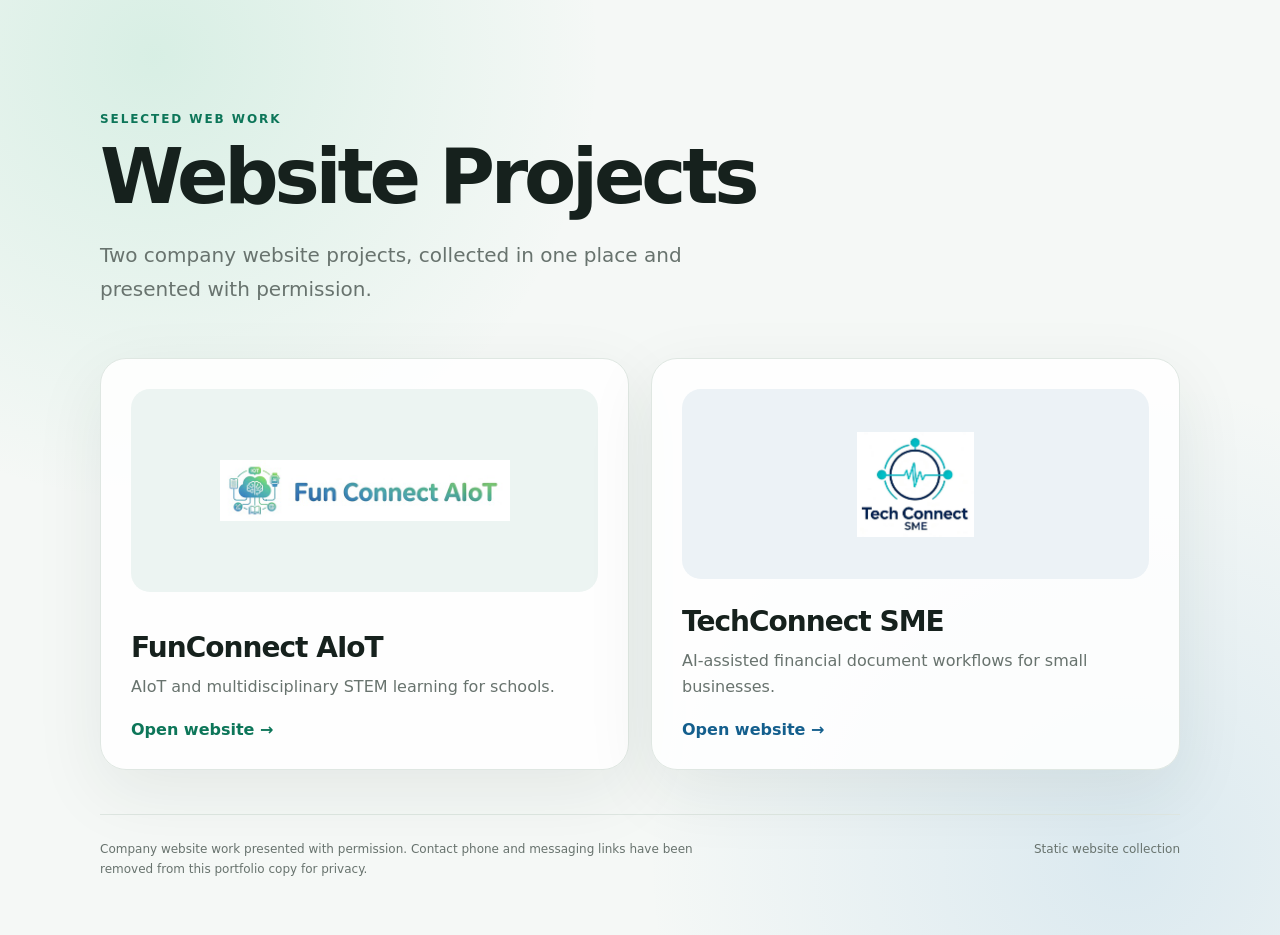
<file: index.html>
<!doctype html>
<html lang="en">
<head>
  <meta charset="utf-8" />
  <meta name="viewport" content="width=device-width, initial-scale=1" />
  <meta name="description" content="A simple collection of two website projects: FunConnect AIoT and TechConnect SME." />
  <title>Website Projects</title>
  <style>
    :root {
      color-scheme: light;
      --ink: #16211d;
      --muted: #68736e;
      --line: #dfe7e2;
      --surface: rgba(255, 255, 255, .88);
      --green: #0d7659;
      --blue: #145f8d;
    }

    * { box-sizing: border-box; }

    body {
      margin: 0;
      min-height: 100vh;
      background:
        radial-gradient(circle at 12% 6%, rgba(65, 190, 136, .16), transparent 28rem),
        radial-gradient(circle at 88% 92%, rgba(61, 143, 200, .14), transparent 30rem),
        #f5f8f6;
      color: var(--ink);
      font-family: Inter, ui-sans-serif, system-ui, -apple-system, BlinkMacSystemFont, "Segoe UI", sans-serif;
    }

    main {
      width: min(1080px, calc(100% - 40px));
      margin: 0 auto;
      padding: clamp(64px, 10vw, 112px) 0 56px;
    }

    .eyebrow {
      margin: 0 0 14px;
      color: var(--green);
      font-size: 12px;
      font-weight: 800;
      letter-spacing: .16em;
      text-transform: uppercase;
    }

    h1 {
      max-width: 760px;
      margin: 0;
      font-size: clamp(42px, 7vw, 76px);
      line-height: .98;
      letter-spacing: -.055em;
    }

    .intro {
      max-width: 650px;
      margin: 24px 0 0;
      color: var(--muted);
      font-size: clamp(17px, 2vw, 20px);
      line-height: 1.7;
    }

    .projects {
      display: grid;
      grid-template-columns: repeat(2, minmax(0, 1fr));
      gap: 22px;
      margin-top: 52px;
    }

    .project {
      position: relative;
      display: grid;
      min-height: 390px;
      padding: 30px;
      overflow: hidden;
      border: 1px solid var(--line);
      border-radius: 26px;
      background: var(--surface);
      color: inherit;
      text-decoration: none;
      box-shadow: 0 22px 70px rgba(26, 50, 40, .08);
      transition: transform .22s ease, box-shadow .22s ease, border-color .22s ease;
    }

    .project:hover,
    .project:focus-visible {
      transform: translateY(-5px);
      border-color: color-mix(in srgb, var(--accent), white 55%);
      box-shadow: 0 28px 80px rgba(26, 50, 40, .14);
      outline: none;
    }

    .logo-wrap {
      display: grid;
      place-items: center;
      min-height: 190px;
      padding: 28px;
      border-radius: 19px;
      background: color-mix(in srgb, var(--accent), white 92%);
    }

    .logo-wrap img {
      display: block;
      max-width: min(100%, 290px);
      max-height: 105px;
      object-fit: contain;
    }

    .project-copy { align-self: end; padding-top: 26px; }
    .project h2 { margin: 0; font-size: 28px; letter-spacing: -.035em; }
    .project p { margin: 10px 0 0; color: var(--muted); line-height: 1.6; }
    .open { display: inline-block; margin-top: 20px; color: var(--accent); font-weight: 800; }
    .fun { --accent: var(--green); }
    .tech { --accent: var(--blue); }

    footer {
      display: flex;
      justify-content: space-between;
      gap: 28px;
      margin-top: 44px;
      padding-top: 24px;
      border-top: 1px solid var(--line);
      color: var(--muted);
      font-size: 12px;
      line-height: 1.7;
    }

    footer p { max-width: 620px; margin: 0; }

    @media (max-width: 760px) {
      main { width: min(100% - 28px, 1080px); padding-top: 52px; }
      .projects { grid-template-columns: 1fr; margin-top: 38px; }
      .project { min-height: 350px; padding: 22px; }
      footer { flex-direction: column; }
    }
  </style>
</head>
<body>
  <main>
    <p class="eyebrow">Selected web work</p>
    <h1>Website Projects</h1>
    <p class="intro">Two company website projects, collected in one place and presented with permission.</p>

    <section class="projects" aria-label="Website projects">
      <a class="project fun" href="./funconnect/">
        <div class="logo-wrap"><img src="./funconnect/assets/funconnect-logo-en.jpeg" alt="FunConnect AIoT" /></div>
        <div class="project-copy">
          <h2>FunConnect AIoT</h2>
          <p>AIoT and multidisciplinary STEM learning for schools.</p>
          <span class="open">Open website →</span>
        </div>
      </a>

      <a class="project tech" href="./techconnect/">
        <div class="logo-wrap"><img src="./techconnect/techconnect-logo-en-clean.png" alt="TechConnect SME" /></div>
        <div class="project-copy">
          <h2>TechConnect SME</h2>
          <p>AI-assisted financial document workflows for small businesses.</p>
          <span class="open">Open website →</span>
        </div>
      </a>
    </section>

    <footer>
      <p>Company website work presented with permission. Contact phone and messaging links have been removed from this portfolio copy for privacy.</p>
      <span>Static website collection</span>
    </footer>
  </main>
</body>
</html>
</file>
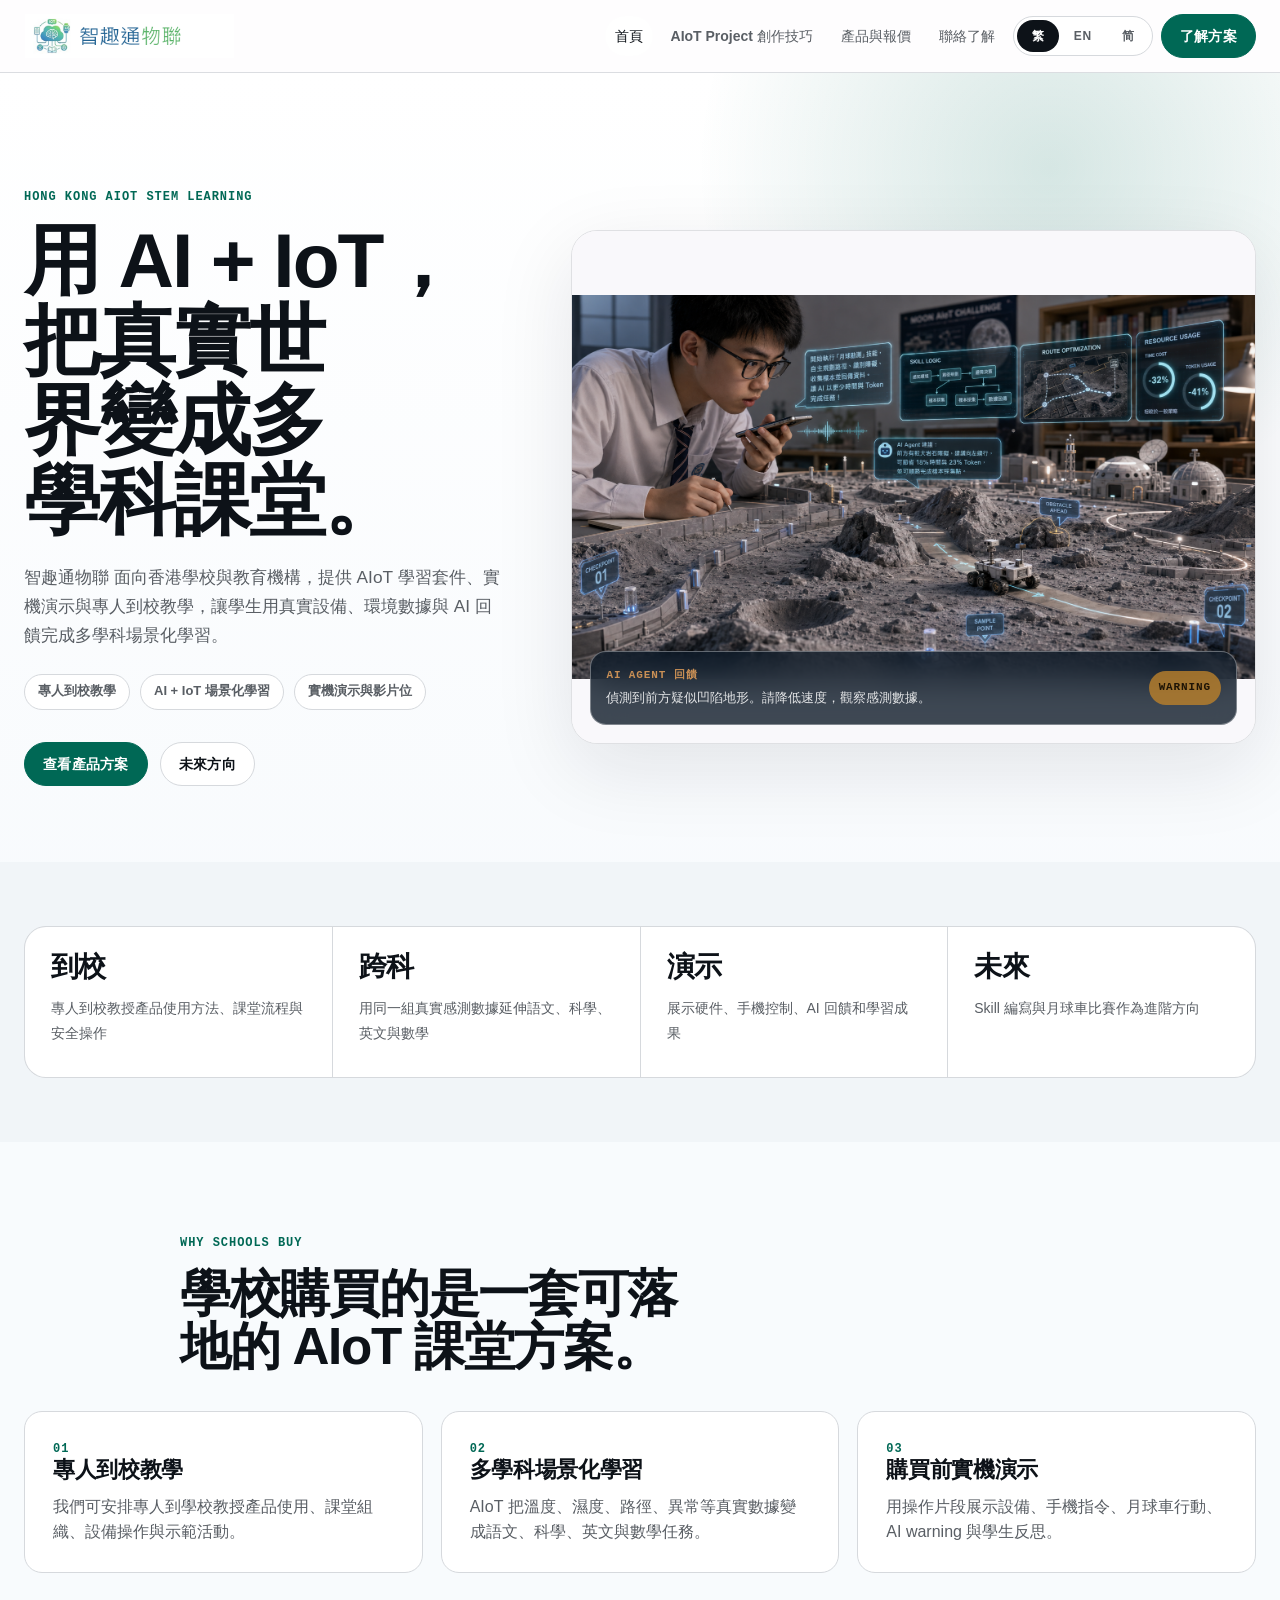
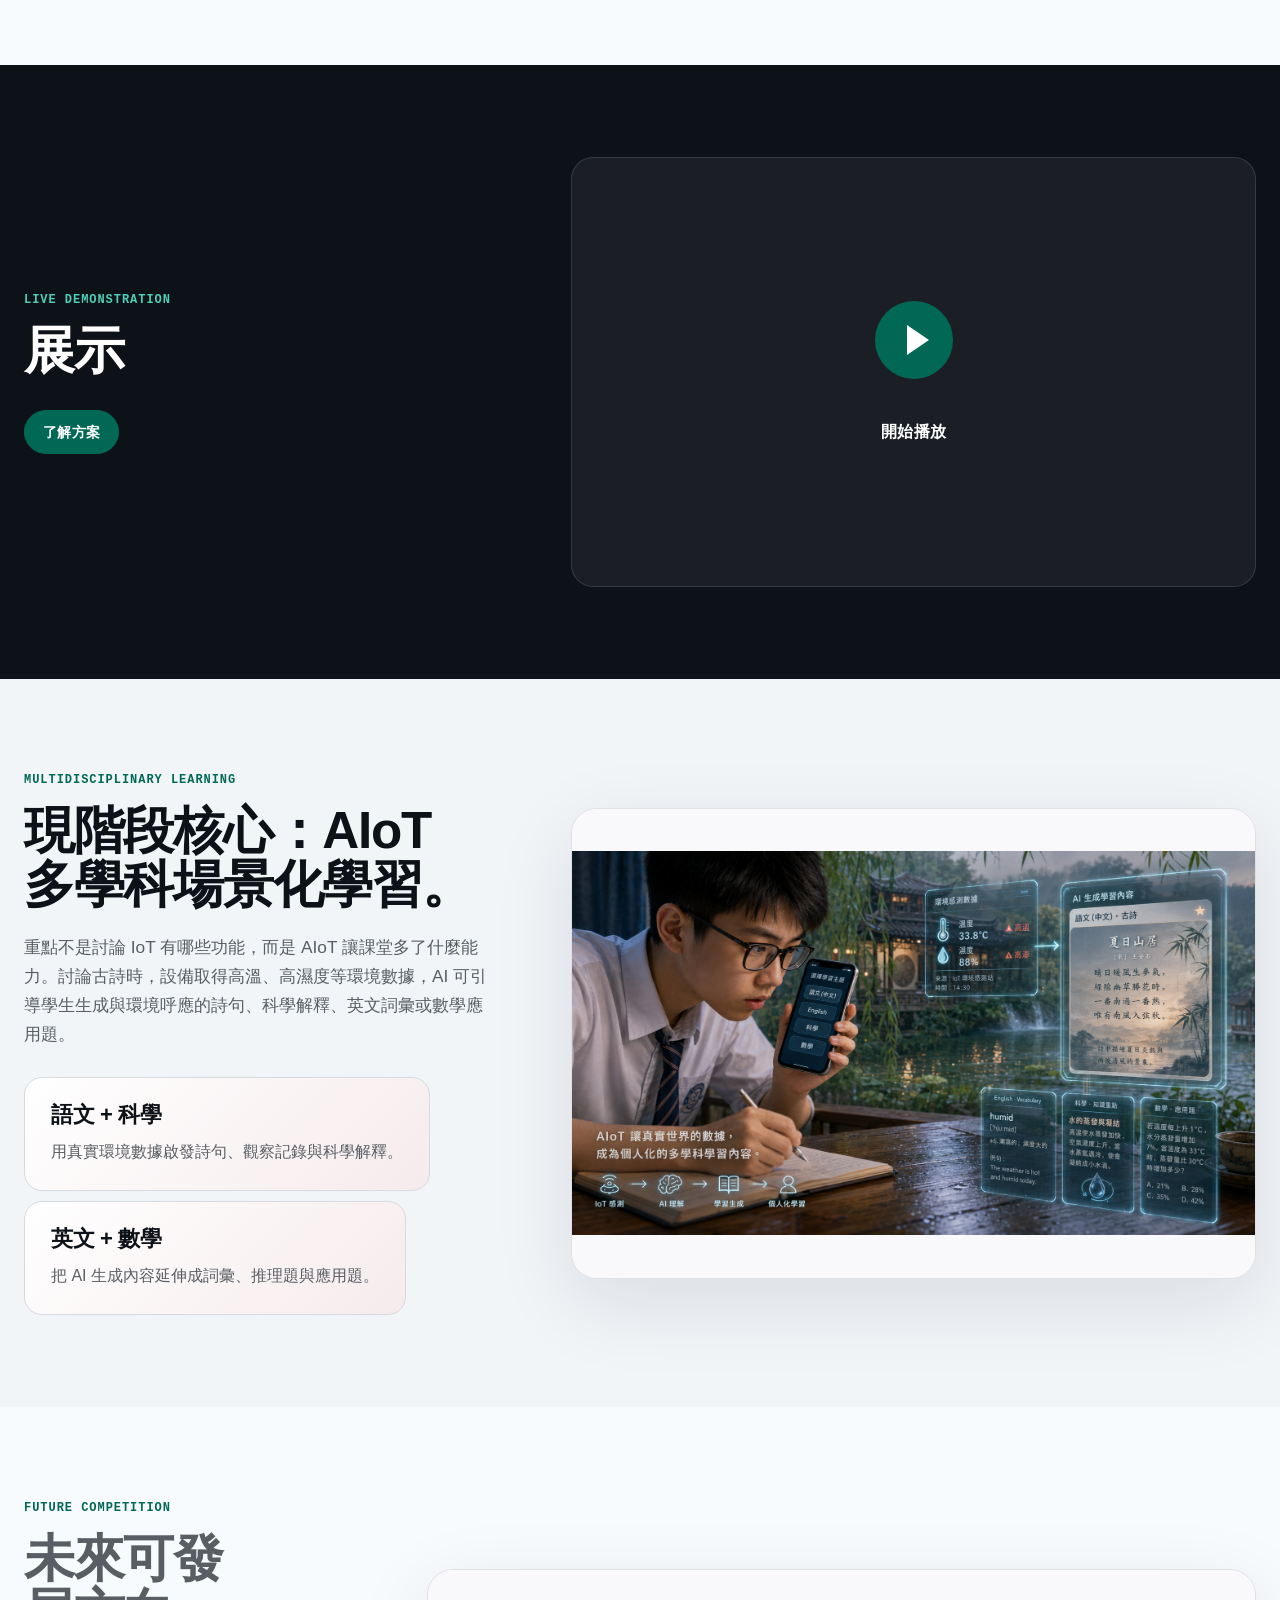
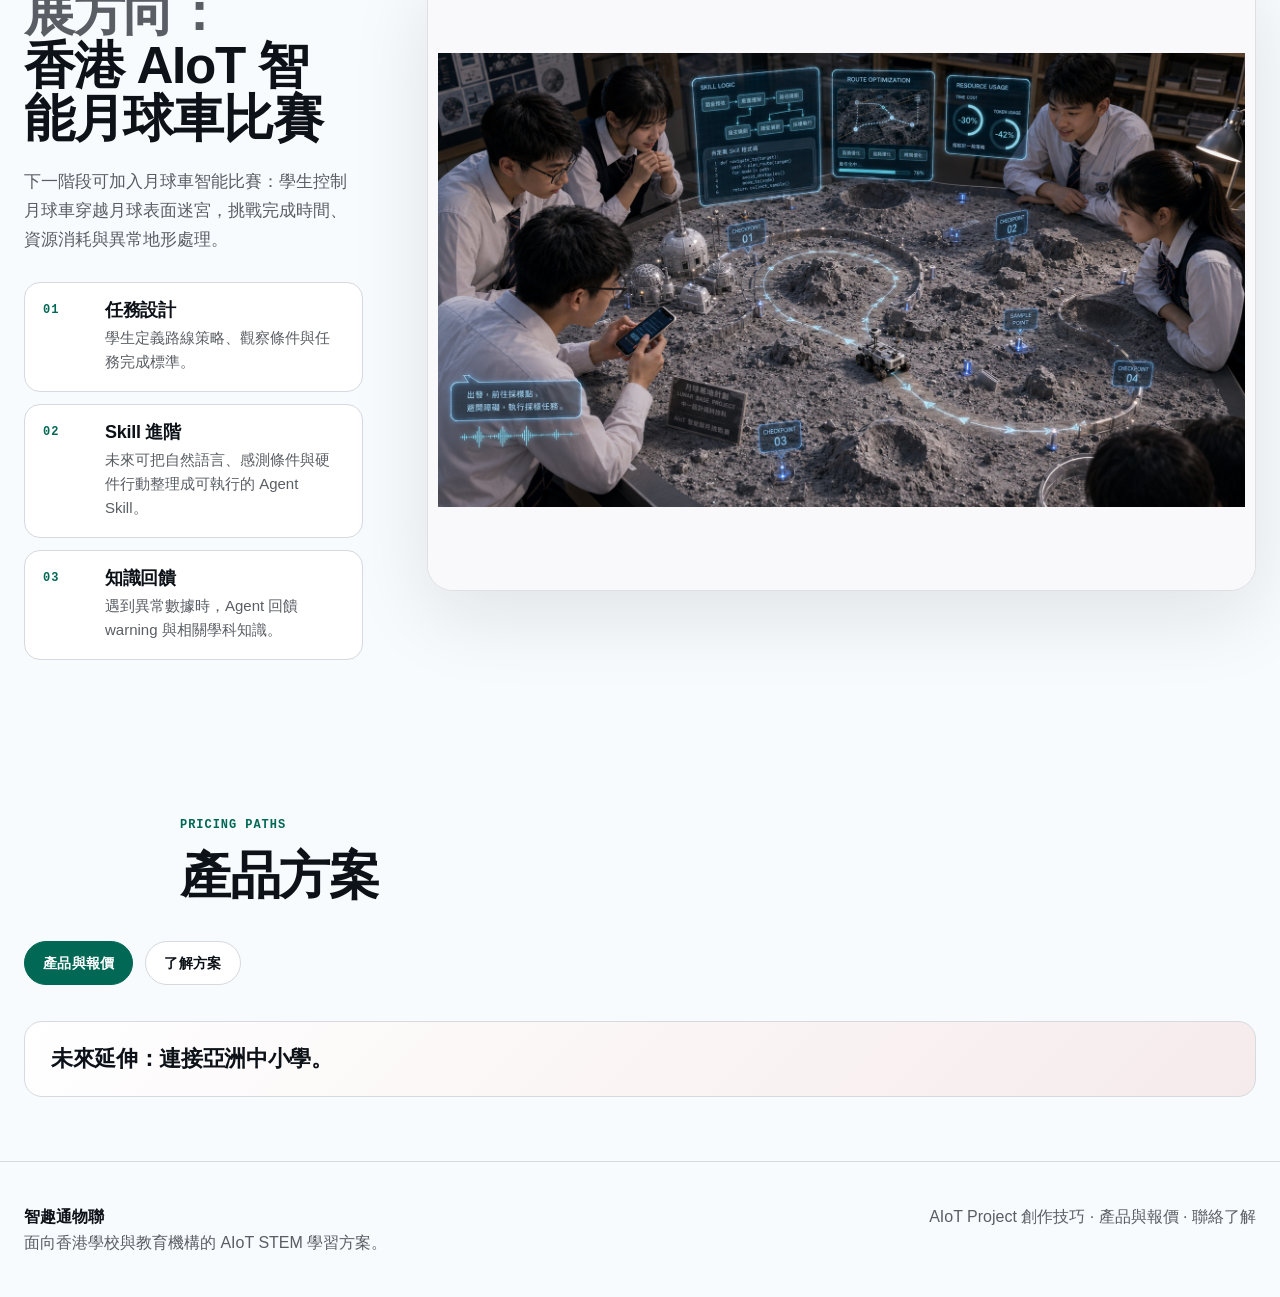
<file: funconnect/index.html>
<!doctype html>
<html lang="zh-Hant-HK">
<head>
  <meta charset="utf-8" />
  <meta name="viewport" content="width=device-width, initial-scale=1" />
  <title>Fun Connect AIoT | AIoT STEM Learning</title>
  <link rel="stylesheet" href="assets/site.css" />
</head>
<body>
  <header class="nav">
    <div class="wrap nav-inner">
      <a class="brand" href="index.html" aria-label="Fun Connect AIoT">
        <img class="logo-img" src="assets/funconnect-logo-zh-hant.png" alt="Fun Connect logo" />
        <span>智趣通物聯</span>
      </a>
      <button class="menu" type="button" id="menu" aria-label="Open navigation" aria-expanded="false"><span></span><span></span></button>
      <nav class="links" id="links" aria-label="Main navigation">
        <a href="index.html" aria-current="page" data-i18n="nav.home">首頁</a>
        <a href="project.html" data-i18n="nav.project">AIoT Project 創作技巧</a>
        <a href="product.html" data-i18n="nav.products">產品與報價</a>
        <a href="contact.html" data-i18n="nav.contact">聯絡了解</a>
        <div class="lang-switch" aria-label="Language"><button type="button" data-lang="zh-Hant">繁</button><button type="button" data-lang="en">EN</button><button type="button" data-lang="zh-Hans">简</button></div>
        <a class="btn primary" href="contact.html#privacy-note" data-i18n="nav.cta">了解方案</a>
      </nav>
    </div>
  </header>

  <main>
    <section class="hero">
      <div class="wrap hero-grid">
        <div class="hero-copy">
          <p class="eyebrow">Hong Kong AIoT STEM Learning</p>
          <h1 data-i18n="home.title">用 AI&nbsp;+&nbsp;IoT，把真實世界變成多學科課堂。</h1>
          <p class="lead" data-i18n="home.lead">智趣通物聯 面向香港學校與教育機構，提供 AIoT 學習套件、實機演示與專人到校教學，讓學生用真實設備、環境數據與 AI 回饋完成多學科場景化學習。</p>
          <div class="hero-points">
            <span class="pill" data-i18n="home.pill1">專人到校教學</span>
            <span class="pill" data-i18n="home.pill2">AI&nbsp;+&nbsp;IoT 場景化學習</span>
            <span class="pill" data-i18n="home.pill3">實機演示與影片位</span>
          </div>
          <div class="actions">
            <a class="btn primary" href="product.html" data-i18n="home.primary">查看產品方案</a>
            <a class="btn ghost" href="#competition" data-i18n="home.secondary">未來方向</a>
          </div>
        </div>
        <figure class="image-card">
          <img src="assets/product-agent.png" alt="Student controls a lunar rover with phone and AI Agent feedback" />
          <div class="agent-overlay">
            <div>
              <small data-i18n="home.agentSmall">AI Agent 回饋</small>
              <p data-i18n="home.agentText">偵測到前方疑似凹陷地形。請降低速度，觀察感測數據。</p>
            </div>
            <div class="status" data-i18n="home.status">WARNING</div>
          </div>
        </figure>
      </div>
    </section>

    <section class="section compact alt">
      <div class="wrap metrics">
        <div class="metric"><strong data-i18n="home.metrics1n">到校</strong><span data-i18n="home.metrics1d">專人到校教授產品使用方法、課堂流程與安全操作</span></div>
        <div class="metric"><strong data-i18n="home.metrics2n">跨科</strong><span data-i18n="home.metrics2d">用同一組真實感測數據延伸語文、科學、英文與數學</span></div>
        <div class="metric"><strong data-i18n="home.metrics3n">演示</strong><span data-i18n="home.metrics3d">展示硬件、手機控制、AI 回饋和學習成果</span></div>
        <div class="metric"><strong data-i18n="home.metrics4n">未來</strong><span data-i18n="home.metrics4d">Skill 編寫與月球車比賽作為進階方向</span></div>
      </div>
    </section>

    <section class="section">
      <div class="wrap section-head">
        <div>
          <p class="eyebrow">Why schools buy</p>
          <h2 data-i18n="home.valueTitle">學校購買的是一套可落地的 AIoT 課堂方案。</h2>
        </div>
      </div>
      <div class="wrap grid-3">
        <article class="card"><div class="num">01</div><h3 data-i18n="home.card1t">專人到校教學</h3><p data-i18n="home.card1d">我們可安排專人到學校教授產品使用、課堂組織、設備操作與示範活動。</p></article>
        <article class="card"><div class="num">02</div><h3 data-i18n="home.card2t">多學科場景化學習</h3><p data-i18n="home.card2d">AIoT 把溫度、濕度、路徑、異常等真實數據變成語文、科學、英文與數學任務。</p></article>
        <article class="card"><div class="num">03</div><h3 data-i18n="home.card3t">購買前實機演示</h3><p data-i18n="home.card3d">用操作片段展示設備、手機指令、月球車行動、AI warning 與學生反思。</p></article>
      </div>
    </section>

    <section class="section dark" id="demo">
      <div class="wrap split">
        <div>
          <p class="eyebrow">Live demonstration</p>
          <h2 data-i18n="home.videoTitle">展示</h2>
          <div class="actions"><a class="btn primary" href="contact.html#privacy-note" data-i18n="nav.cta">了解方案</a></div>
        </div>
        <div class="video-panel" data-inline-video>
          <button class="video-start" type="button" data-video-start aria-label="開始播放實機演示">
            <span class="play-button" aria-hidden="true"></span>
            <span class="video-start-label" data-i18n="home.videoStart">開始播放</span>
          </button>
          <video class="demo-video" data-demo-video controls playsinline preload="metadata" hidden>
            <source src="assets/funconnect-product-demo.mp4" type="video/mp4" />
          </video>
        </div>
      </div>
    </section>

    <section class="section alt">
      <div class="wrap split">
        <div>
          <p class="eyebrow">Multidisciplinary learning</p>
          <h2 data-i18n="home.learnTitle">現階段核心：AIoT 多學科場景化學習。</h2>
          <p class="lead" data-i18n="home.learnLead">重點不是討論 IoT 有哪些功能，而是 AIoT 讓課堂多了什麼能力。討論古詩時，設備取得高溫、高濕度等環境數據，AI 可引導學生生成與環境呼應的詩句、科學解釋、英文詞彙或數學應用題。</p>
          <div class="grid-2" style="margin-top:28px">
            <div class="asia-note"><h3 data-i18n="home.langScienceT">語文 + 科學</h3><p data-i18n="home.langScienceD">用真實環境數據啟發詩句、觀察記錄與科學解釋。</p></div>
            <div class="asia-note"><h3 data-i18n="home.engMathT">英文 + 數學</h3><p data-i18n="home.engMathD">把 AI 生成內容延伸成詞彙、推理題與應用題。</p></div>
          </div>
        </div>
        <figure class="image-card">
          <img src="assets/learning-aiot.png" alt="Student uses AIoT data for multidisciplinary learning" />
        </figure>
      </div>
    </section>

    <section class="section" id="competition">
      <div class="wrap split reverse">
        <figure class="image-card">
          <img src="assets/competition-hero.png" alt="Students around a lunar rover challenge track" />
        </figure>
        <div>
          <p class="eyebrow">Future competition</p>
          <h2 class="stack-title"><span data-i18n="home.futureLine">未來可發展方向：</span><span data-i18n="home.compTitle">香港 AIoT 智能月球車比賽</span></h2>
          <p class="lead" data-i18n="home.compLead">下一階段可加入月球車智能比賽：學生控制月球車穿越月球表面迷宮，挑戰完成時間、資源消耗與異常地形處理。</p>
          <div class="steps">
            <div class="step"><span class="step-num">01</span><div><h3 data-i18n="home.missionT">任務設計</h3><p data-i18n="home.missionD">學生定義路線策略、觀察條件與任務完成標準。</p></div></div>
            <div class="step"><span class="step-num">02</span><div><h3 data-i18n="home.skillT">Skill 進階</h3><p data-i18n="home.skillD">未來可把自然語言、感測條件與硬件行動整理成可執行的 Agent Skill。</p></div></div>
            <div class="step"><span class="step-num">03</span><div><h3 data-i18n="home.feedbackT">知識回饋</h3><p data-i18n="home.feedbackD">遇到異常數據時，Agent 回饋 warning 與相關學科知識。</p></div></div>
          </div>
        </div>
      </div>
    </section>

    <section class="section compact">
      <div class="wrap section-head">
        <div>
          <p class="eyebrow">Pricing paths</p>
          <h2 data-i18n="home.pricingTitle">產品方案</h2>
        </div>
      </div>
      <div class="wrap actions">
        <a class="btn primary" href="product.html" data-i18n="nav.products">產品與報價</a>
        <a class="btn ghost" href="contact.html#privacy-note" data-i18n="nav.cta">了解方案</a>
      </div>
      <div class="wrap asia-note" style="margin-top:36px">
        <h3 data-i18n="home.asiaTitle">未來延伸：連接亞洲中小學。</h3>
      </div>
    </section>
  </main>

  <footer>
    <div class="wrap footer-grid">
      <div><strong>智趣通物聯</strong><br /><span data-i18n="footer.desc">面向香港學校與教育機構的 AIoT STEM 學習方案。</span></div>
      <div><a href="project.html" data-i18n="nav.project">AIoT Project 創作技巧</a> · <a href="product.html" data-i18n="nav.products">產品與報價</a> · <a href="contact.html" data-i18n="nav.contact">聯絡了解</a></div>
    </div>
  </footer>

  <script src="assets/site.js"></script>
</body>
</html>
</file>
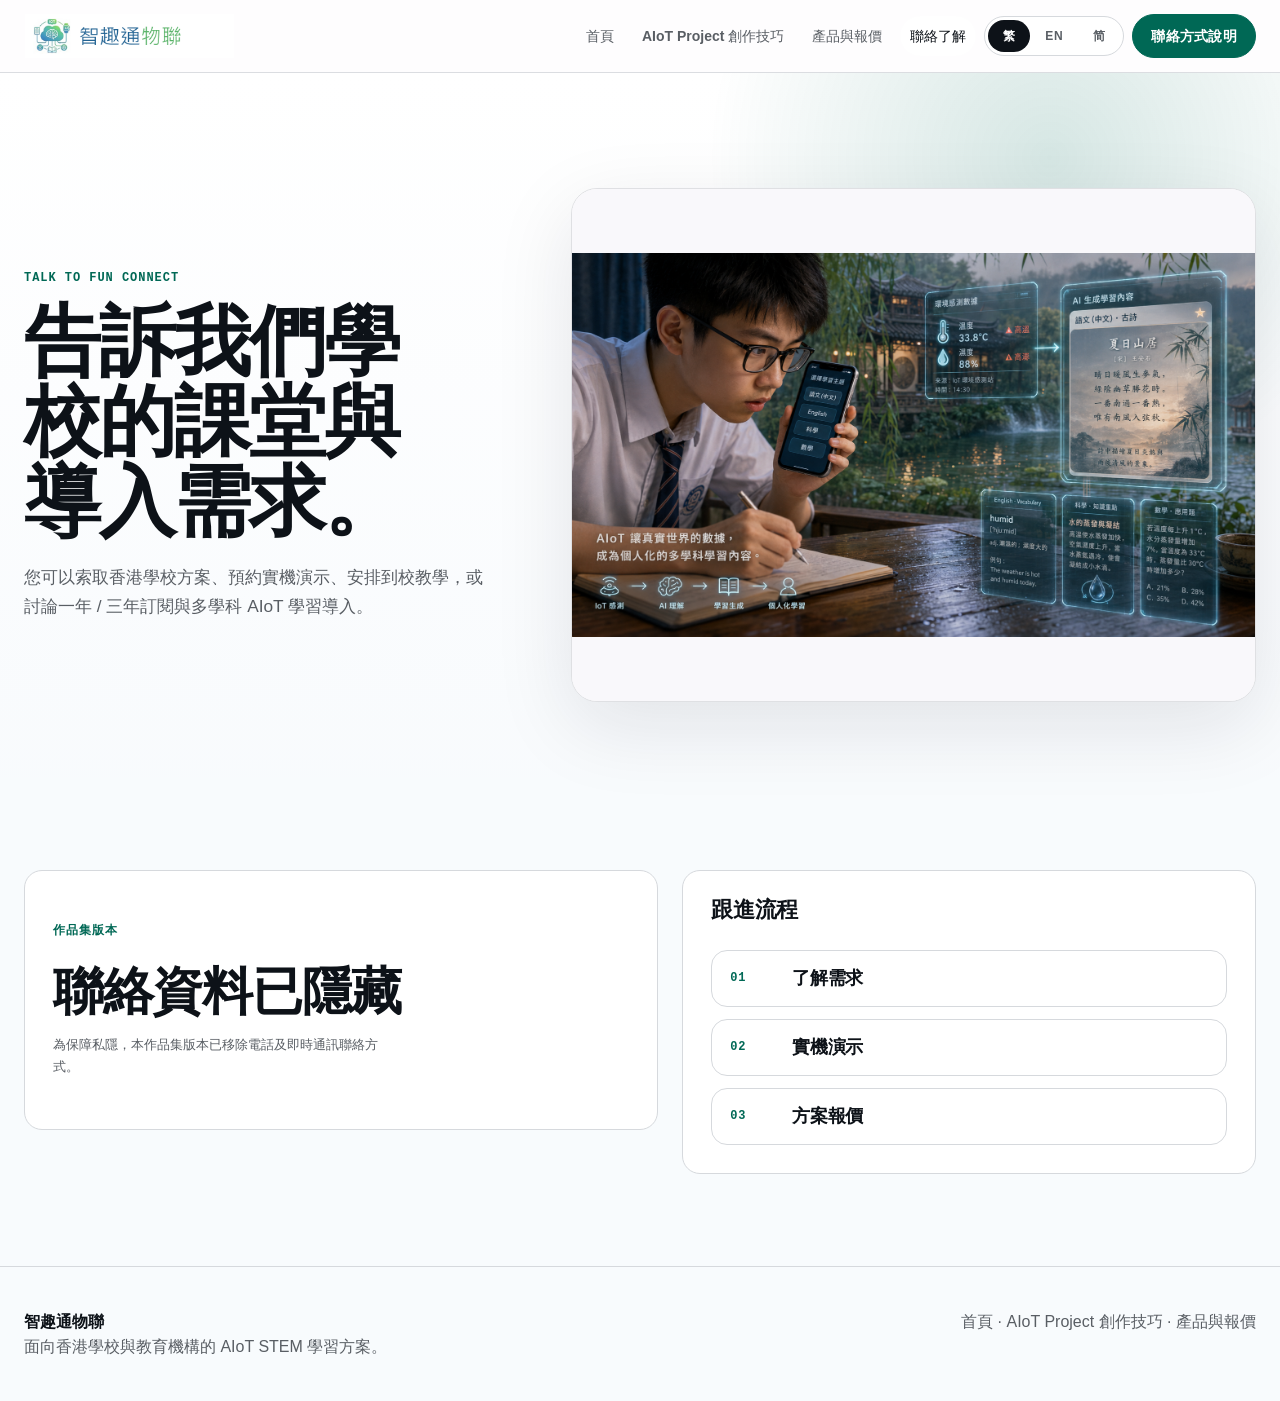
<file: funconnect/contact.html>
<!doctype html>
<html lang="zh-Hant-HK">
<head>
  <meta charset="utf-8" />
  <meta name="viewport" content="width=device-width, initial-scale=1" />
  <title>Contact | Fun Connect AIoT</title>
  <link rel="stylesheet" href="assets/site.css" />
</head>
<body>
  <header class="nav">
    <div class="wrap nav-inner">
      <a class="brand" href="index.html" aria-label="Fun Connect AIoT"><img class="logo-img" src="assets/funconnect-logo-zh-hant.png" alt="Fun Connect logo" /><span>智趣通物聯</span></a>
      <button class="menu" type="button" id="menu" aria-label="Open navigation" aria-expanded="false"><span></span><span></span></button>
      <nav class="links" id="links" aria-label="Main navigation">
        <a href="index.html" data-i18n="nav.home">首頁</a>
        <a href="project.html" data-i18n="nav.project">AIoT Project 創作技巧</a>
        <a href="product.html" data-i18n="nav.products">產品與報價</a>
        <a href="contact.html" aria-current="page" data-i18n="nav.contact">聯絡了解</a>
        <div class="lang-switch" aria-label="Language"><button type="button" data-lang="zh-Hant">繁</button><button type="button" data-lang="en">EN</button><button type="button" data-lang="zh-Hans">简</button></div>
        <a class="btn primary" href="#privacy-note" data-i18n="contact.privacyShort">聯絡方式說明</a>
      </nav>
    </div>
  </header>

  <main>
    <section class="hero">
      <div class="wrap hero-grid">
        <div class="hero-copy"><p class="eyebrow">Talk to Fun Connect</p><h1 data-i18n="contact.title">告訴我們學校的課堂與導入需求。</h1><p class="lead" data-i18n="contact.lead">您可以索取香港學校方案、預約實機演示、安排到校教學，或討論一年 / 三年訂閱與多學科 AIoT 學習導入。</p></div>
        <figure class="image-card"><img src="assets/learning-aiot.png" alt="AIoT learning and school enquiry visual" /></figure>
      </div>
    </section>

    <section class="section" id="inquiry">
      <div class="wrap contact-grid">
        <div class="panel privacy-panel" id="privacy-note">
          <p class="eyebrow" data-i18n="contact.privacyLabel">Portfolio copy</p>
          <h2 data-i18n="contact.privacyTitle">聯絡資料已隱藏</h2>
          <p class="privacy-note" data-i18n="contact.privacy">為保障私隱，本作品集版本已移除電話及即時通訊聯絡方式。</p>
        </div>

        <aside class="side-stack">
          <div class="info-card"><h3 data-i18n="contact.flowTitle">跟進流程</h3><div class="steps"><div class="step"><span class="step-num">01</span><div><h3 data-i18n="contact.f1t">了解需求</h3></div></div><div class="step"><span class="step-num">02</span><div><h3 data-i18n="contact.f2t">實機演示</h3></div></div><div class="step"><span class="step-num">03</span><div><h3 data-i18n="contact.f3t">方案報價</h3></div></div></div></div>
        </aside>
      </div>
    </section>
  </main>

  <footer><div class="wrap footer-grid"><div><strong>智趣通物聯</strong><br /><span data-i18n="footer.desc">面向香港學校與教育機構的 AIoT STEM 學習方案。</span></div><div><a href="index.html" data-i18n="nav.home">首頁</a> · <a href="project.html" data-i18n="nav.project">AIoT Project 創作技巧</a> · <a href="product.html" data-i18n="nav.products">產品與報價</a></div></div></footer>
  <script src="assets/site.js"></script>
</body>
</html>
</file>
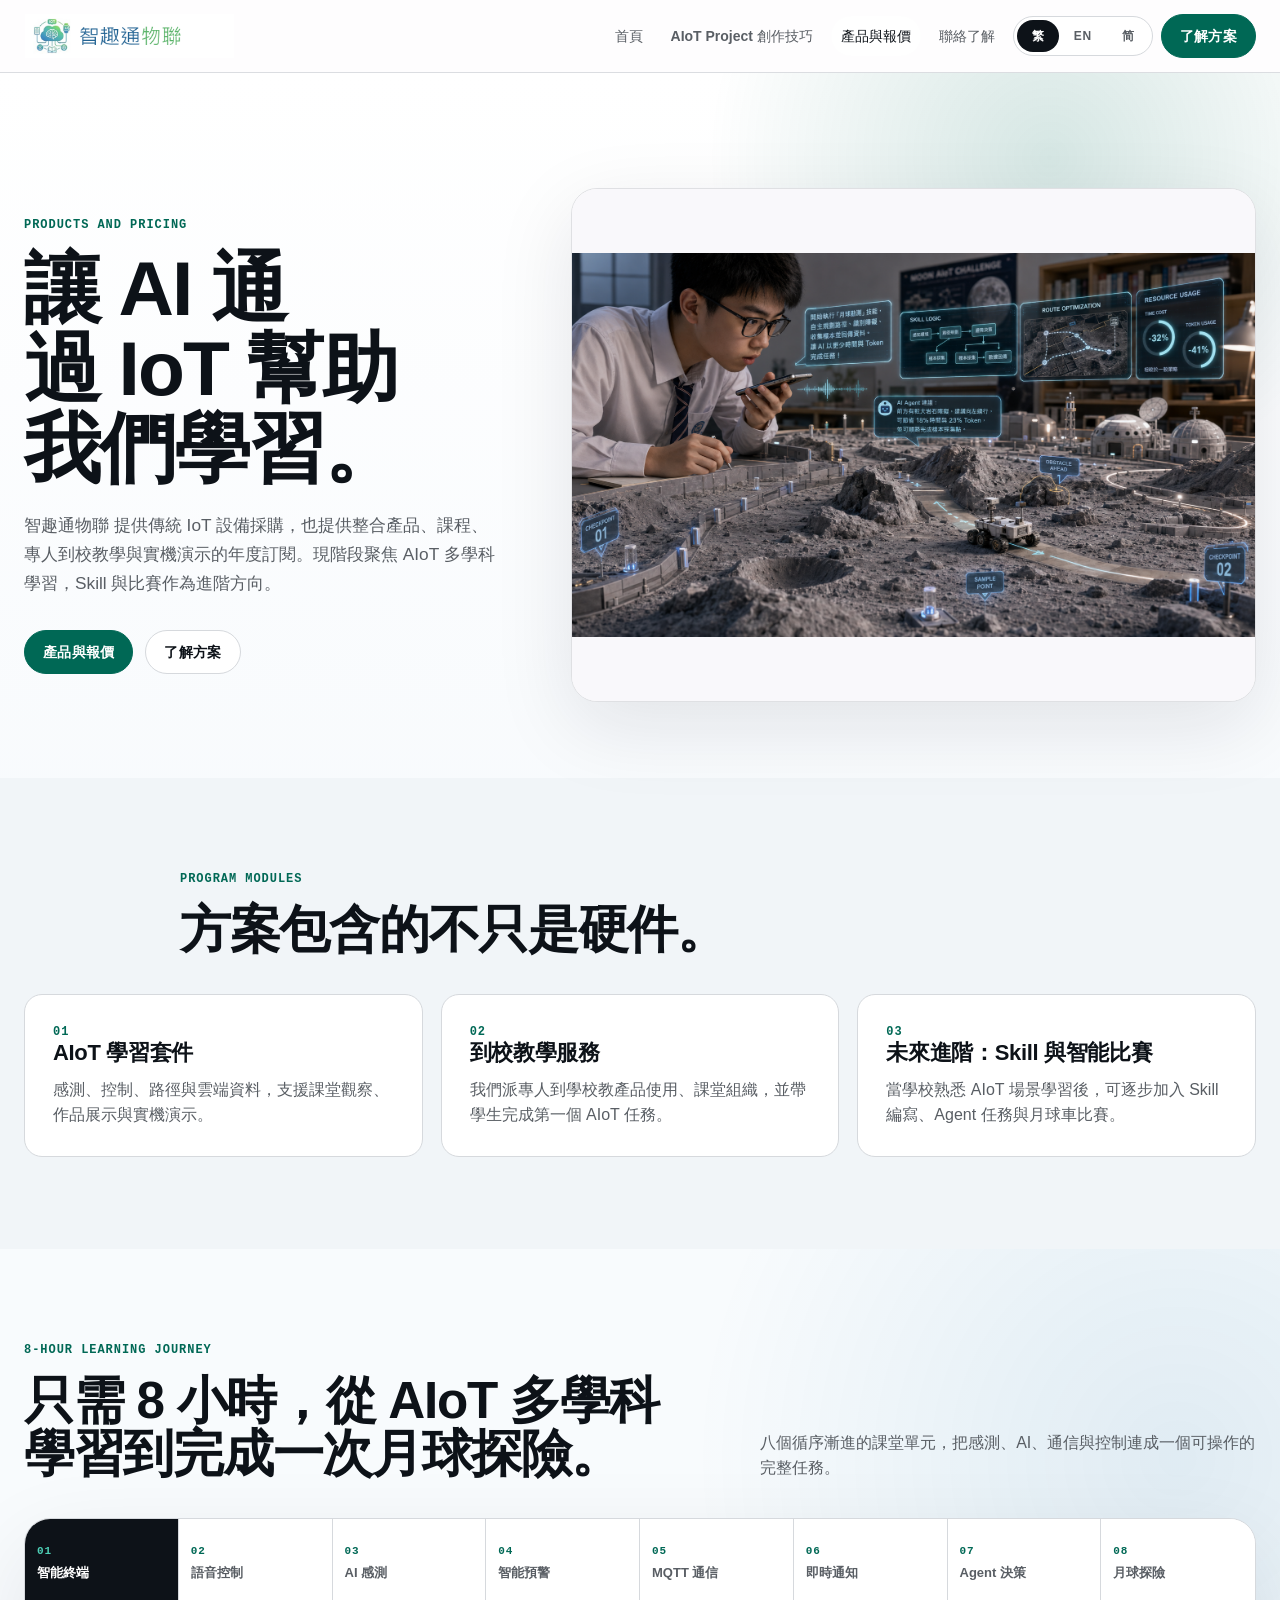
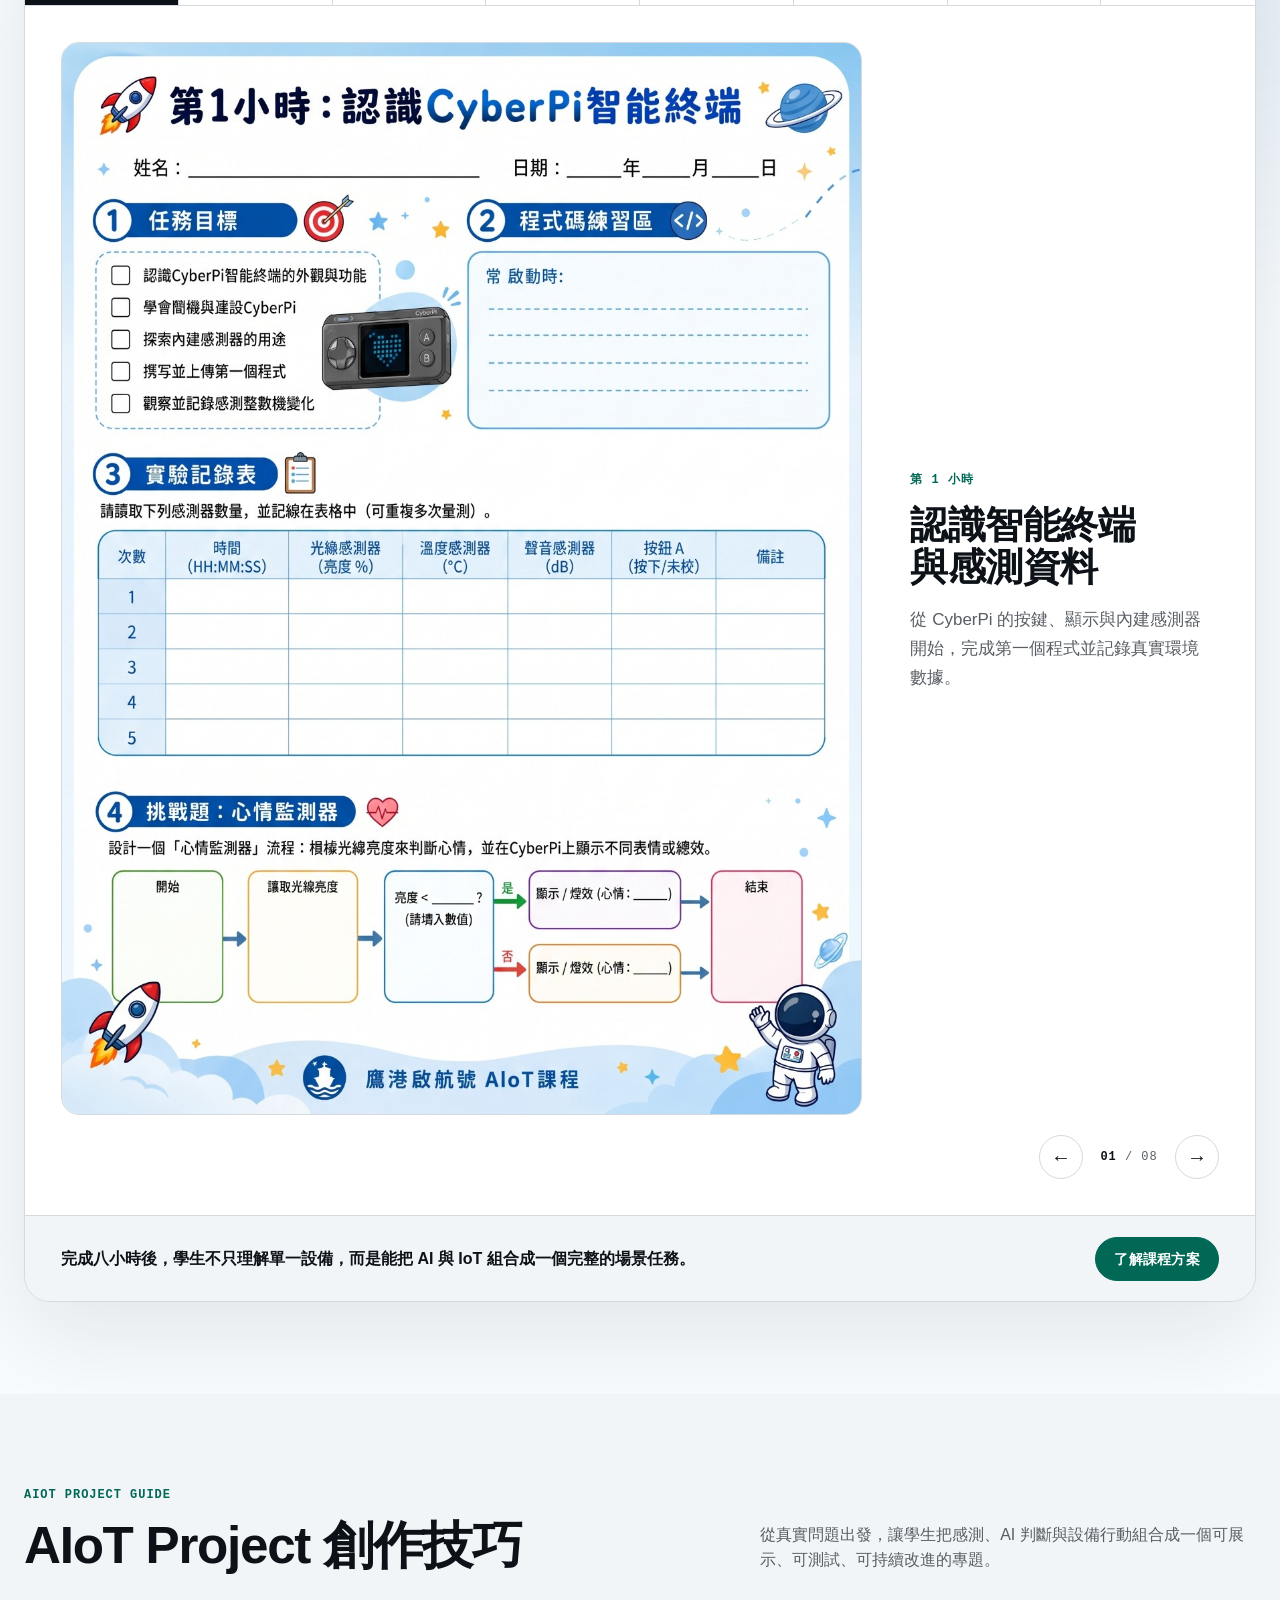
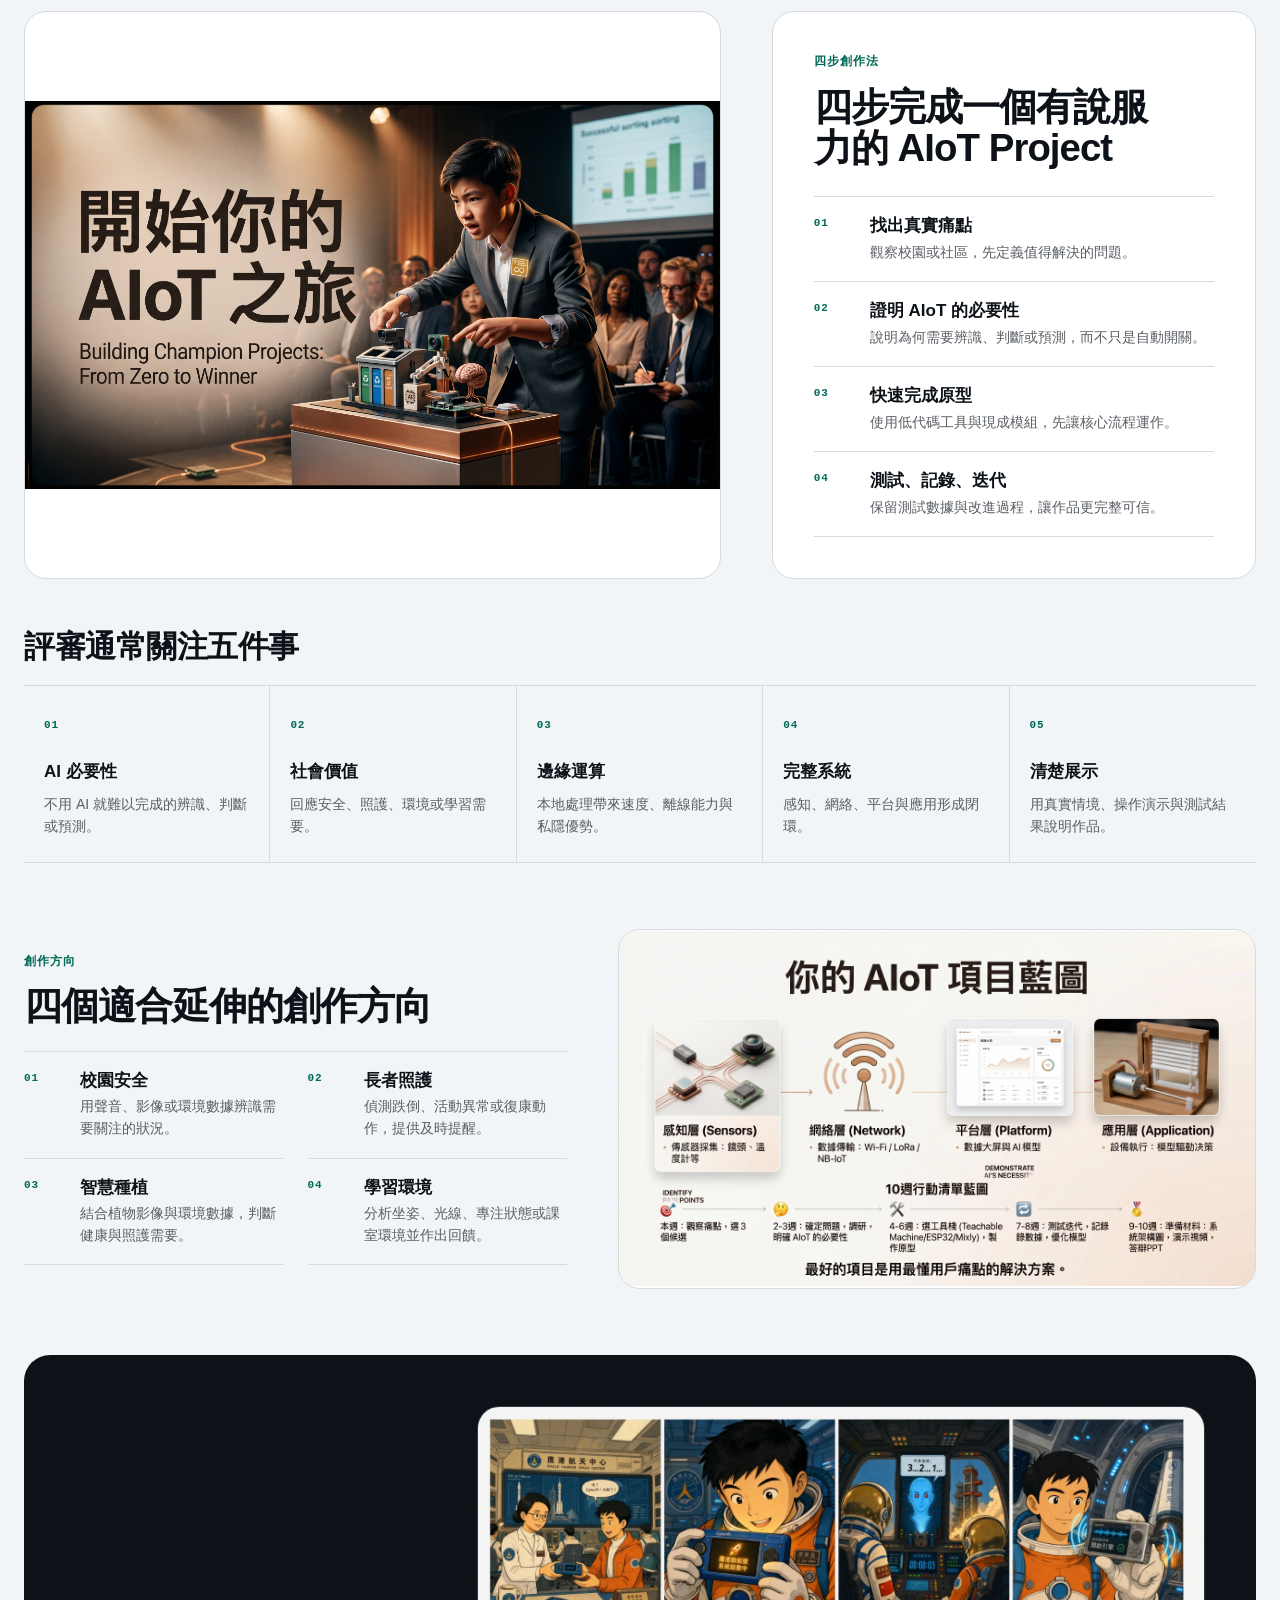
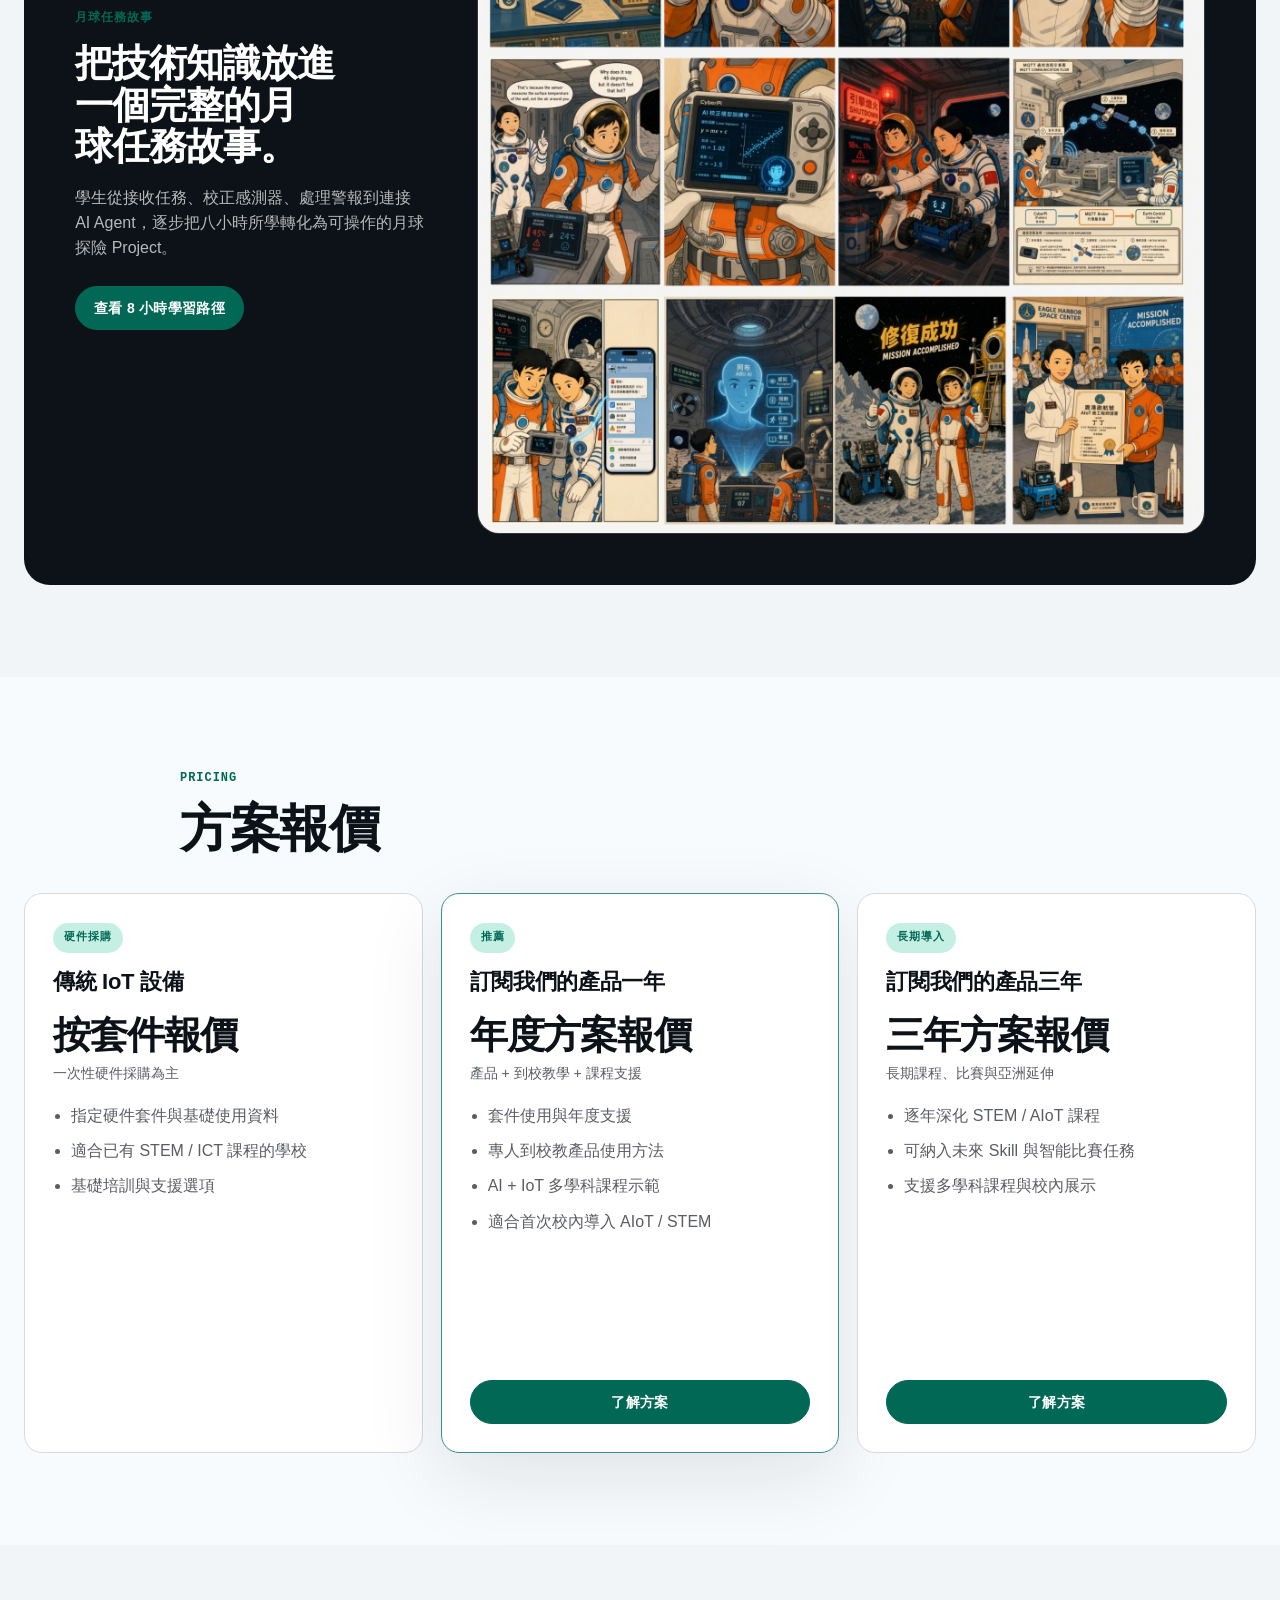
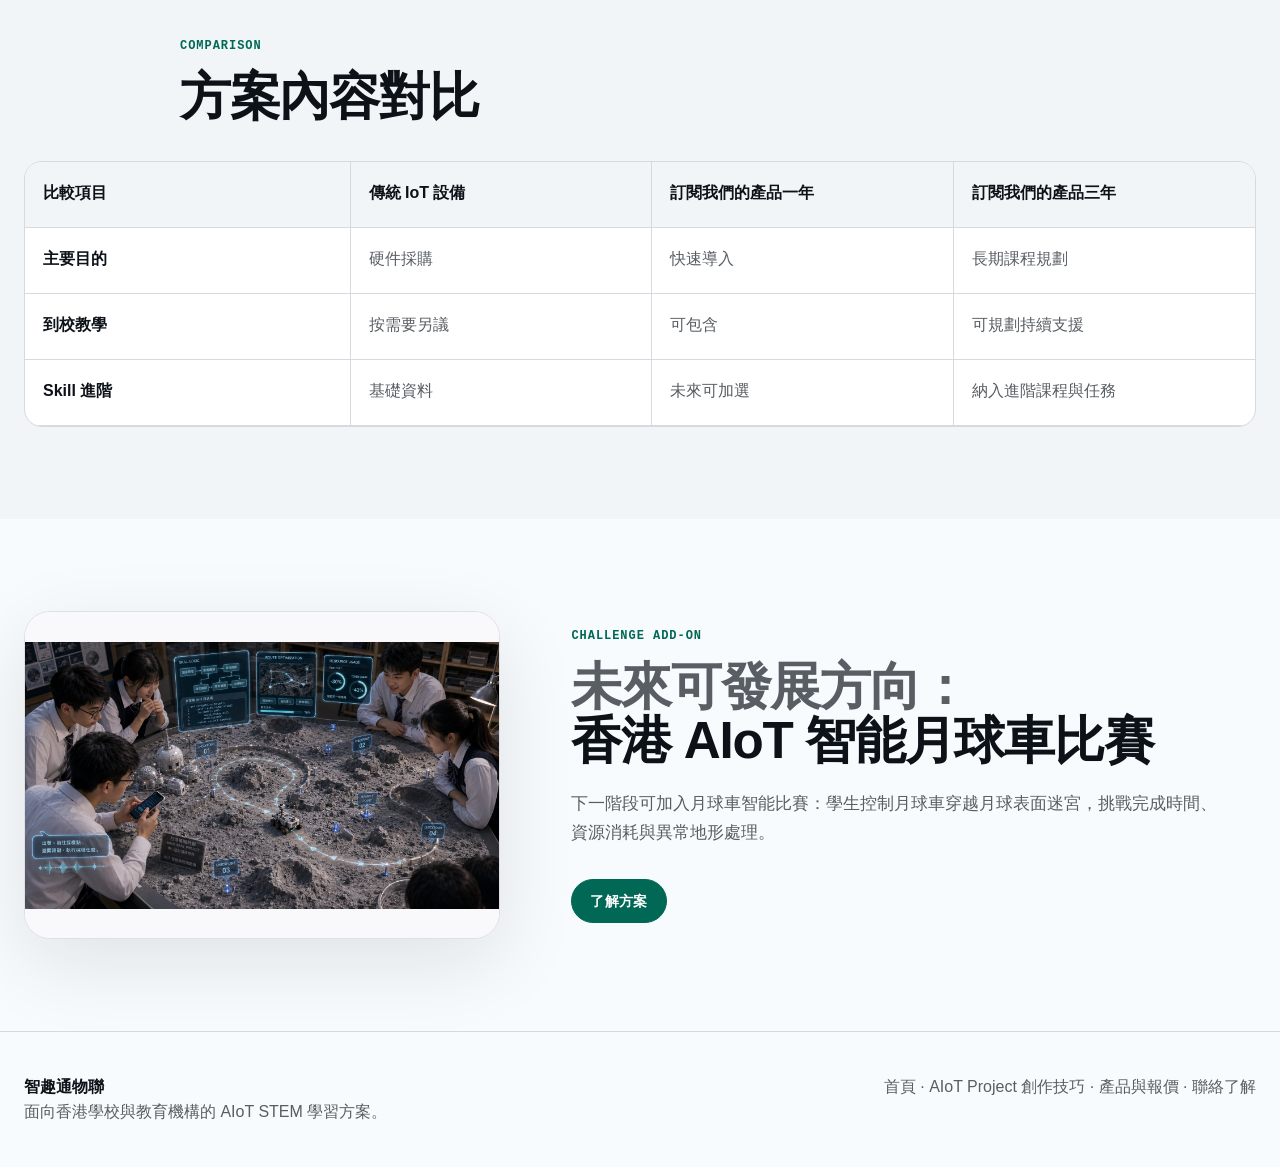
<file: funconnect/product.html>
<!doctype html>
<html lang="zh-Hant-HK">
<head>
  <meta charset="utf-8" />
  <meta name="viewport" content="width=device-width, initial-scale=1" />
  <title>Products & Pricing | Fun Connect AIoT</title>
  <meta name="description" content="智趣通物聯 香港 AIoT 學習方案：8 小時月球探險課程、AIoT Project 創作技巧、到校教學、產品演示與學校方案報價。" />
  <link rel="stylesheet" href="assets/site.css" />
</head>
<body>
  <header class="nav">
    <div class="wrap nav-inner">
      <a class="brand" href="index.html" aria-label="Fun Connect AIoT"><img class="logo-img" src="assets/funconnect-logo-zh-hant.png" alt="Fun Connect logo" /><span>智趣通物聯</span></a>
      <button class="menu" type="button" id="menu" aria-label="Open navigation" aria-expanded="false"><span></span><span></span></button>
      <nav class="links" id="links" aria-label="Main navigation">
        <a href="index.html" data-i18n="nav.home">首頁</a>
        <a href="project.html" data-i18n="nav.project">AIoT Project 創作技巧</a>
        <a href="product.html" aria-current="page" data-i18n="nav.products">產品與報價</a>
        <a href="contact.html" data-i18n="nav.contact">聯絡了解</a>
        <div class="lang-switch" aria-label="Language"><button type="button" data-lang="zh-Hant">繁</button><button type="button" data-lang="en">EN</button><button type="button" data-lang="zh-Hans">简</button></div>
        <a class="btn primary" href="contact.html#privacy-note" data-i18n="plan.cta">了解方案</a>
      </nav>
    </div>
  </header>

  <main>
    <section class="hero">
      <div class="wrap hero-grid">
        <div class="hero-copy">
          <p class="eyebrow">Products and pricing</p>
          <h1 data-i18n="product.title">讓 AI&nbsp;通過&nbsp;IoT 幫助我們學習。</h1>
          <p class="lead" data-i18n="product.lead">智趣通物聯 提供傳統 IoT 設備採購，也提供整合產品、課程、專人到校教學與實機演示的年度訂閱。現階段聚焦 AIoT 多學科學習，Skill 與比賽作為進階方向。</p>
          <div class="actions"><a class="btn primary" href="#pricing" data-i18n="nav.products">產品與報價</a><a class="btn ghost" href="contact.html#privacy-note" data-i18n="nav.cta">了解方案</a></div>
        </div>
        <figure class="image-card">
          <img src="assets/product-agent.png" alt="Product demo with student controlling a rover through phone and AI Agent" />
        </figure>
      </div>
    </section>

    <section class="section alt">
      <div class="wrap section-head"><div><p class="eyebrow">Program modules</p><h2 data-i18n="product.modulesTitle">方案包含的不只是硬件。</h2></div></div>
      <div class="wrap grid-3">
        <article class="card"><div class="num">01</div><h3 data-i18n="product.m1t">AIoT 學習套件</h3><p data-i18n="product.m1d">感測、控制、路徑與雲端資料，支援課堂觀察、作品展示與實機演示。</p></article>
        <article class="card"><div class="num">02</div><h3 data-i18n="product.m2t">到校教學服務</h3><p data-i18n="product.m2d">我們派專人到學校教如何使用產品、如何組織課堂、如何帶學生完成第一個作品。</p></article>
        <article class="card"><div class="num">03</div><h3 data-i18n="product.m3t">未來進階：Skill 與智能比賽</h3><p data-i18n="product.m3d">當學校熟悉 AIoT 場景學習後，可逐步加入 Skill 編寫、Agent 任務與月球車比賽。</p></article>
      </div>
    </section>

    <section class="section journey-section" id="eight-hour-course">
      <div class="wrap section-head">
        <div>
          <p class="eyebrow">8-hour learning journey</p>
          <h2 data-i18n="journey.title">只需 8 小時，從 AIoT 多學科學習到完成一次月球探險。</h2>
        </div>
        <p data-i18n="journey.lead">八個循序漸進的課堂單元，把感測、AI、通信與控制連成一個可操作的完整任務。</p>
      </div>

      <div class="wrap journey-browser" data-journey-browser>
        <div class="journey-tabs" role="tablist" aria-label="Eight-hour course">
          <button class="journey-tab active" type="button" role="tab" aria-selected="true" data-journey-hour="0"><span>01</span><b data-i18n="journey.h1.short">智能終端</b></button>
          <button class="journey-tab" type="button" role="tab" aria-selected="false" data-journey-hour="1"><span>02</span><b data-i18n="journey.h2.short">語音控制</b></button>
          <button class="journey-tab" type="button" role="tab" aria-selected="false" data-journey-hour="2"><span>03</span><b data-i18n="journey.h3.short">AI 感測</b></button>
          <button class="journey-tab" type="button" role="tab" aria-selected="false" data-journey-hour="3"><span>04</span><b data-i18n="journey.h4.short">智能預警</b></button>
          <button class="journey-tab" type="button" role="tab" aria-selected="false" data-journey-hour="4"><span>05</span><b data-i18n="journey.h5.short">MQTT 通信</b></button>
          <button class="journey-tab" type="button" role="tab" aria-selected="false" data-journey-hour="5"><span>06</span><b data-i18n="journey.h6.short">即時通知</b></button>
          <button class="journey-tab" type="button" role="tab" aria-selected="false" data-journey-hour="6"><span>07</span><b data-i18n="journey.h7.short">Agent 決策</b></button>
          <button class="journey-tab" type="button" role="tab" aria-selected="false" data-journey-hour="7"><span>08</span><b data-i18n="journey.h8.short">月球探險</b></button>
        </div>

        <div class="journey-stage">
          <div class="journey-slides">
            <article class="journey-slide active" data-journey-slide="0">
              <figure><img src="assets/course-hour-01.png" alt="Hour 1 CyberPi smart terminal course worksheet" /></figure>
              <div class="journey-copy"><span class="journey-hour" data-i18n="journey.hour1">第 1 小時</span><h3 data-i18n="journey.h1.title">認識智能終端與感測資料</h3><p data-i18n="journey.h1.desc">從 CyberPi 的按鍵、顯示與內建感測器開始，完成第一個程式並記錄真實環境數據。</p></div>
            </article>
            <article class="journey-slide" data-journey-slide="1" hidden>
              <figure><img src="assets/course-hour-02.png" alt="Hour 2 AI voice control system course worksheet" /></figure>
              <div class="journey-copy"><span class="journey-hour" data-i18n="journey.hour2">第 2 小時</span><h3 data-i18n="journey.h2.title">用自然語言控制設備</h3><p data-i18n="journey.h2.desc">理解語音轉文字、意圖辨識與設備反應，設計可以聽懂指令的互動系統。</p></div>
            </article>
            <article class="journey-slide" data-journey-slide="2" hidden>
              <figure><img src="assets/course-hour-03.png" alt="Hour 3 AI enhanced sensor course worksheet" /></figure>
              <div class="journey-copy"><span class="journey-hour" data-i18n="journey.hour3">第 3 小時</span><h3 data-i18n="journey.h3.title">讓 AI 校正感測器誤差</h3><p data-i18n="journey.h3.desc">用數據比較與簡單模型改善感測結果，把數學、科學觀察與 AI 應用連在一起。</p></div>
            </article>
            <article class="journey-slide" data-journey-slide="3" hidden>
              <figure><img src="assets/course-hour-04.png" alt="Hour 4 AI warning system course worksheet" /></figure>
              <div class="journey-copy"><span class="journey-hour" data-i18n="journey.hour4">第 4 小時</span><h3 data-i18n="journey.h4.title">建立環境預警與安全規則</h3><p data-i18n="journey.h4.desc">設定感測閾值、判斷異常狀態，再用 AI 趨勢分析協助設備作出合適反應。</p></div>
            </article>
            <article class="journey-slide" data-journey-slide="4" hidden>
              <figure><img src="assets/course-hour-05.png" alt="Hour 5 MQTT bidirectional communication course worksheet" /></figure>
              <div class="journey-copy"><span class="journey-hour" data-i18n="journey.hour5">第 5 小時</span><h3 data-i18n="journey.h5.title">連接設備、指令與警報</h3><p data-i18n="journey.h5.desc">使用 MQTT 發布與訂閱感測數據、控制指令和警報，理解 AIoT 系統如何交換信息。</p></div>
            </article>
            <article class="journey-slide" data-journey-slide="5" hidden>
              <figure><img src="assets/course-hour-06.png" alt="Hour 6 Telegram Bot instant communication course worksheet" /></figure>
              <div class="journey-copy"><span class="journey-hour" data-i18n="journey.hour6">第 6 小時</span><h3 data-i18n="journey.h6.title">把設備狀態送到手機</h3><p data-i18n="journey.h6.desc">透過消息接口接收通知與發送控制指令，完成手機與實體設備之間的雙向互動。</p></div>
            </article>
            <article class="journey-slide" data-journey-slide="6" hidden>
              <figure><img src="assets/course-hour-07.png" alt="Hour 7 Abu AI Agent autonomous decision course worksheet" /></figure>
              <div class="journey-copy"><span class="journey-hour" data-i18n="journey.hour7">第 7 小時</span><h3 data-i18n="journey.h7.title">讓 AI Agent 感知、規劃與行動</h3><p data-i18n="journey.h7.desc">把環境數據轉成決策規則，讓 Agent 根據情況選擇前進、轉向、停止或發出警報。</p></div>
            </article>
            <article class="journey-slide" data-journey-slide="7" hidden>
              <figure><img src="assets/course-hour-08.png" alt="Hour 8 complete AIoT closed-loop system course worksheet" /></figure>
              <div class="journey-copy"><span class="journey-hour" data-i18n="journey.hour8">第 8 小時</span><h3 data-i18n="journey.h8.title">整合系統，完成一次月球探險</h3><p data-i18n="journey.h8.desc">整合感測、邊緣運算、MQTT、AI Agent 與手機控制，完成一個可測試、可改進的月球任務。</p></div>
            </article>
          </div>

          <div class="journey-controls">
            <button type="button" class="journey-arrow" data-journey-prev aria-label="Previous hour">←</button>
            <span class="journey-progress"><b data-journey-current>01</b> / 08</span>
            <button type="button" class="journey-arrow" data-journey-next aria-label="Next hour">→</button>
          </div>
        </div>

        <div class="journey-footer">
          <p data-i18n="journey.outcome">完成八小時後，學生不只理解單一設備，而是能把 AI 與 IoT 組合成一個完整的場景任務。</p>
          <a class="btn primary" href="contact.html#privacy-note" data-i18n="journey.cta">了解課程方案</a>
        </div>
      </div>
    </section>

    <section class="section project-guide" id="aiot-project-guide">
      <div class="wrap section-head">
        <div>
          <p class="eyebrow">AIoT Project Guide</p>
          <h2 data-i18n="projectSection.title">AIoT Project 創作技巧</h2>
        </div>
        <p data-i18n="projectSection.lead">從真實問題出發，讓學生把感測、AI 判斷與設備行動組合成一個可展示、可測試、可持續改進的專題。</p>
      </div>

      <div class="wrap project-intro">
        <figure class="project-main-visual">
          <img src="assets/aiot-project-pitch.png" alt="Student presenting an AIoT project to judges" />
        </figure>
        <div class="project-method">
          <p class="eyebrow" data-i18n="projectSection.methodEyebrow">4-step method</p>
          <h3 data-i18n="projectSection.methodTitle">四步完成一個有說服力的 AIoT Project</h3>
          <div class="project-steps">
            <article><span>01</span><div><h4 data-i18n="projectSection.step1t">找出真實痛點</h4><p data-i18n="projectSection.step1d">觀察校園或社區，先定義值得解決的問題。</p></div></article>
            <article><span>02</span><div><h4 data-i18n="projectSection.step2t">證明 AIoT 的必要性</h4><p data-i18n="projectSection.step2d">說明為何需要辨識、判斷或預測，而不只是自動開關。</p></div></article>
            <article><span>03</span><div><h4 data-i18n="projectSection.step3t">快速完成原型</h4><p data-i18n="projectSection.step3d">使用低代碼工具與現成模組，先讓核心流程運作。</p></div></article>
            <article><span>04</span><div><h4 data-i18n="projectSection.step4t">測試、記錄、迭代</h4><p data-i18n="projectSection.step4d">保留測試數據與改進過程，讓作品更完整可信。</p></div></article>
          </div>
        </div>
      </div>

      <div class="wrap project-judging">
        <h3 data-i18n="projectSection.judgeTitle">評審通常關注五件事</h3>
        <div class="judge-grid">
          <article><span>01</span><strong data-i18n="projectSection.j1t">AI 必要性</strong><p data-i18n="projectSection.j1d">不用 AI 就難以完成的辨識、判斷或預測。</p></article>
          <article><span>02</span><strong data-i18n="projectSection.j2t">社會價值</strong><p data-i18n="projectSection.j2d">回應安全、照護、環境或學習需要。</p></article>
          <article><span>03</span><strong data-i18n="projectSection.j3t">邊緣運算</strong><p data-i18n="projectSection.j3d">本地處理帶來速度、離線能力與私隱優勢。</p></article>
          <article><span>04</span><strong data-i18n="projectSection.j4t">完整系統</strong><p data-i18n="projectSection.j4d">感知、網絡、平台與應用形成閉環。</p></article>
          <article><span>05</span><strong data-i18n="projectSection.j5t">清楚展示</strong><p data-i18n="projectSection.j5d">用真實情境、操作演示與測試結果說明作品。</p></article>
        </div>
      </div>

      <div class="wrap project-ideas">
        <div class="project-ideas-copy">
          <p class="eyebrow" data-i18n="projectSection.ideasEyebrow">Project directions</p>
          <h3 data-i18n="projectSection.ideasTitle">四個適合延伸的創作方向</h3>
          <div class="idea-grid">
            <article><span>01</span><div><h4 data-i18n="projectSection.idea1t">校園安全</h4><p data-i18n="projectSection.idea1d">用聲音、影像或環境數據辨識需要關注的狀況。</p></div></article>
            <article><span>02</span><div><h4 data-i18n="projectSection.idea2t">長者照護</h4><p data-i18n="projectSection.idea2d">偵測跌倒、活動異常或復康動作，提供及時提醒。</p></div></article>
            <article><span>03</span><div><h4 data-i18n="projectSection.idea3t">智慧種植</h4><p data-i18n="projectSection.idea3d">結合植物影像與環境數據，判斷健康與照護需要。</p></div></article>
            <article><span>04</span><div><h4 data-i18n="projectSection.idea4t">學習環境</h4><p data-i18n="projectSection.idea4d">分析坐姿、光線、專注狀態或課室環境並作出回饋。</p></div></article>
          </div>
        </div>
        <figure class="project-blueprint">
          <img src="assets/aiot-project-blueprint.png" alt="AIoT project system blueprint" />
        </figure>
      </div>

      <div class="wrap moon-story">
        <div class="moon-story-copy">
          <p class="eyebrow" data-i18n="projectSection.storyEyebrow">Lunar mission story</p>
          <h3 data-i18n="projectSection.storyTitle">把技術知識放進一個完整的月球任務故事。</h3>
          <p data-i18n="projectSection.storyText">學生從接收任務、校正感測器、處理警報到連接 AI Agent，逐步把八小時所學轉化為可操作的月球探險 Project。</p>
          <a class="btn primary" href="#eight-hour-course" data-i18n="projectSection.storyCta">查看 8 小時學習路徑</a>
        </div>
        <figure>
          <img src="assets/astronaut-mission-story.png" alt="Astronaut comic storyboard for the lunar AIoT mission" />
        </figure>
      </div>
    </section>

    <section class="section" id="pricing">
      <div class="wrap section-head"><div><p class="eyebrow">Pricing</p><h2 data-i18n="product.pricingTitle">方案報價</h2></div></div>
      <div class="wrap plans">
        <article class="plan no-cta"><div><span class="tag" data-i18n="tag.hardware">硬件採購</span><h3 data-i18n="plan.hardware">傳統 IoT 設備</h3><div class="price"><strong data-i18n="plan.hardwarePrice">按套件報價</strong><span data-i18n="plan.hardwareSub">一次性硬件採購為主</span></div><ul class="clean"><li data-i18n="plan.hardwareL1">指定硬件套件與基礎使用資料</li><li data-i18n="plan.hardwareL2">適合已有 STEM / ICT 課程的學校</li><li data-i18n="plan.hardwareL3">基礎培訓與支援選項</li></ul></div></article>
        <article class="plan featured"><div><span class="tag" data-i18n="tag.recommended">推薦</span><h3 data-i18n="plan.one">訂閱我們的產品一年</h3><div class="price"><strong data-i18n="plan.onePrice">年度方案報價</strong><span data-i18n="plan.oneSub">產品 + 到校教學 + 課程支援</span></div><ul class="clean"><li data-i18n="plan.oneL1">套件使用與年度支援</li><li data-i18n="plan.oneL2">專人到校教產品使用方法</li><li data-i18n="plan.oneL3">AI + IoT 多學科課程示範</li><li data-i18n="plan.oneL4">適合首次校內導入 AIoT / STEM</li></ul></div><a class="btn primary" href="contact.html#privacy-note" data-i18n="plan.cta">了解方案</a></article>
        <article class="plan"><div><span class="tag" data-i18n="tag.long">長期導入</span><h3 data-i18n="plan.three">訂閱我們的產品三年</h3><div class="price"><strong data-i18n="plan.threePrice">三年方案報價</strong><span data-i18n="plan.threeSub">長期課程、比賽與亞洲延伸</span></div><ul class="clean"><li data-i18n="plan.threeL1">逐年深化 STEM / AIoT 課程</li><li data-i18n="plan.threeL2">可納入 AI Agent、Skill 與比賽任務</li><li data-i18n="plan.threeL3">支援多學科課程與校內展示</li></ul></div><a class="btn primary" href="contact.html#privacy-note" data-i18n="plan.cta">了解方案</a></article>
      </div>
    </section>

    <section class="section alt">
      <div class="wrap section-head"><div><p class="eyebrow">Comparison</p><h2 data-i18n="product.compareTitle">方案內容對比</h2></div></div>
      <div class="wrap compare" role="table" aria-label="Plan comparison">
        <div class="cell head" data-i18n="compare.item">比較項目</div><div class="cell head" data-i18n="plan.hardware">傳統 IoT 設備</div><div class="cell head" data-i18n="plan.one">訂閱我們的產品一年</div><div class="cell head" data-i18n="plan.three">訂閱我們的產品三年</div>
        <div class="cell label" data-i18n="compare.goal">主要目的</div><div class="cell" data-i18n="compare.hwGoal">硬件採購</div><div class="cell" data-i18n="compare.oneGoal">快速導入</div><div class="cell" data-i18n="compare.threeGoal">長期課程規劃</div>
        <div class="cell label" data-i18n="compare.training">到校教學</div><div class="cell" data-i18n="compare.optional">按需要另議</div><div class="cell" data-i18n="compare.included">可包含</div><div class="cell" data-i18n="compare.ongoing">可規劃持續支援</div>
        <div class="cell label" data-i18n="compare.skill">Skill 進階</div><div class="cell" data-i18n="compare.basic">基礎資料</div><div class="cell" data-i18n="compare.intro">未來可加選</div><div class="cell" data-i18n="compare.curriculum">納入進階課程與任務</div>
      </div>
    </section>

    <section class="section">
      <div class="wrap split">
        <figure class="image-card"><img src="assets/competition-hero.png" alt="AIoT lunar rover challenge for students" /></figure>
        <div><p class="eyebrow">Challenge add-on</p><h2 class="stack-title"><span data-i18n="home.futureLine">未來可發展方向：</span><span data-i18n="home.compTitle">香港 AIoT 智能月球車比賽</span></h2><p class="lead" data-i18n="home.compLead">下一階段可加入月球車智能比賽：學生控制月球車穿越月球表面迷宮，挑戰完成時間、資源消耗與異常地形處理。</p><div class="actions"><a class="btn primary" href="contact.html#privacy-note" data-i18n="nav.cta">了解方案</a></div></div>
      </div>
    </section>
  </main>

  <footer><div class="wrap footer-grid"><div><strong>智趣通物聯</strong><br /><span data-i18n="footer.desc">面向香港學校與教育機構的 AIoT STEM 學習方案。</span></div><div><a href="index.html" data-i18n="nav.home">首頁</a> · <a href="project.html" data-i18n="nav.project">AIoT Project 創作技巧</a> · <a href="product.html" data-i18n="nav.products">產品與報價</a> · <a href="contact.html" data-i18n="nav.contact">聯絡了解</a></div></div></footer>
  <script src="assets/site.js"></script>
</body>
</html>
</file>
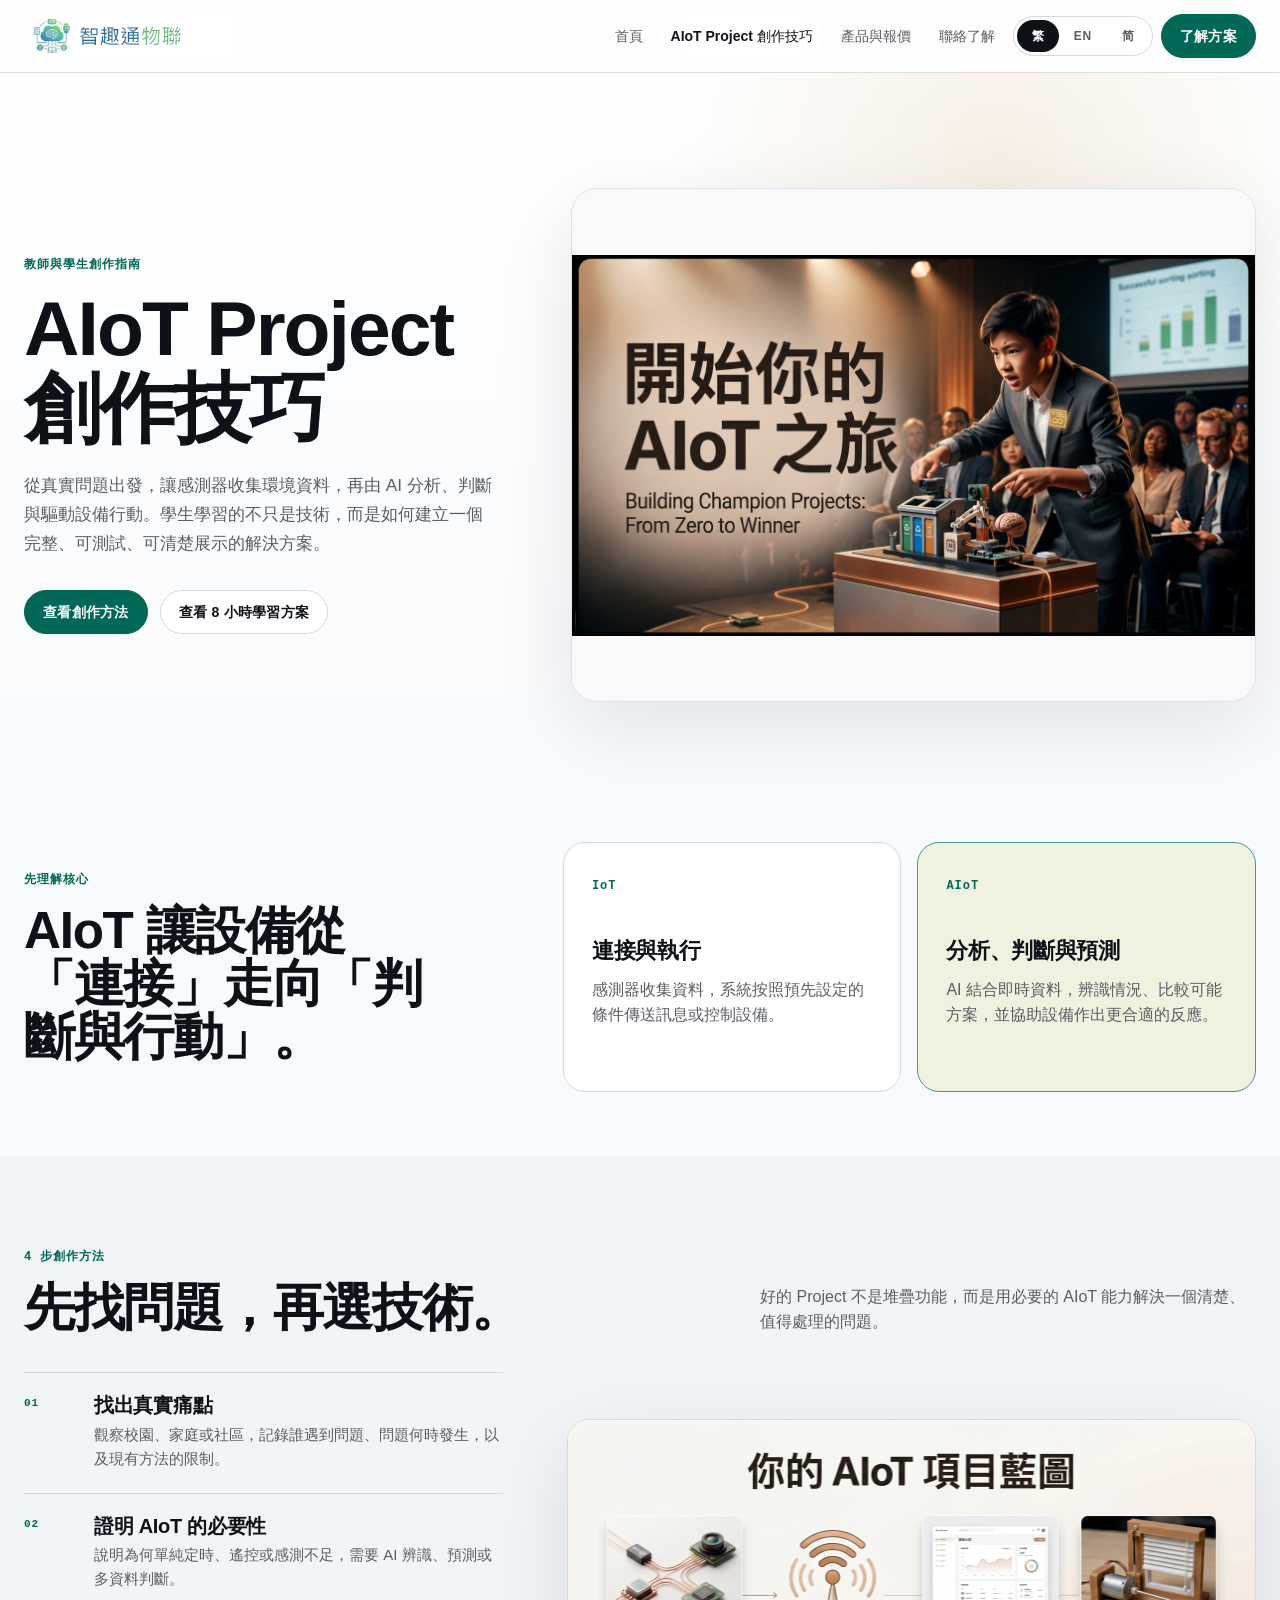
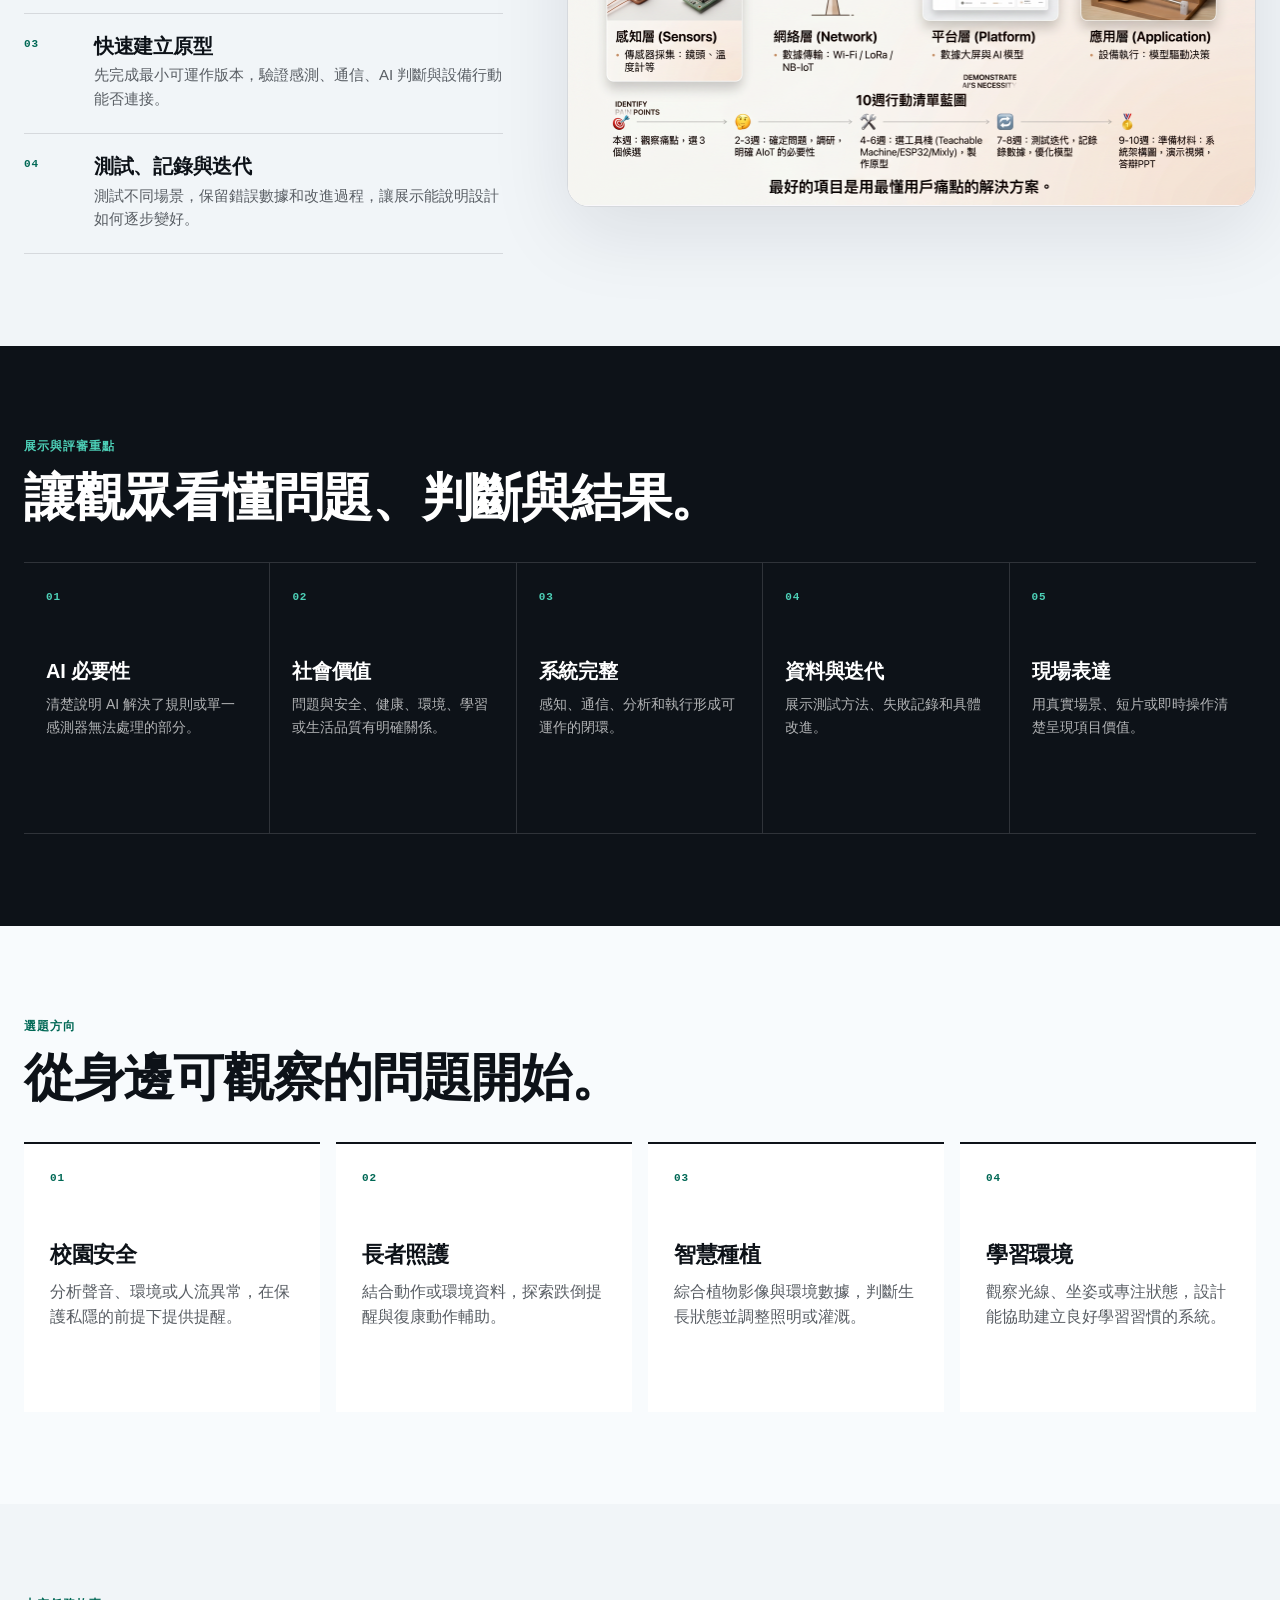
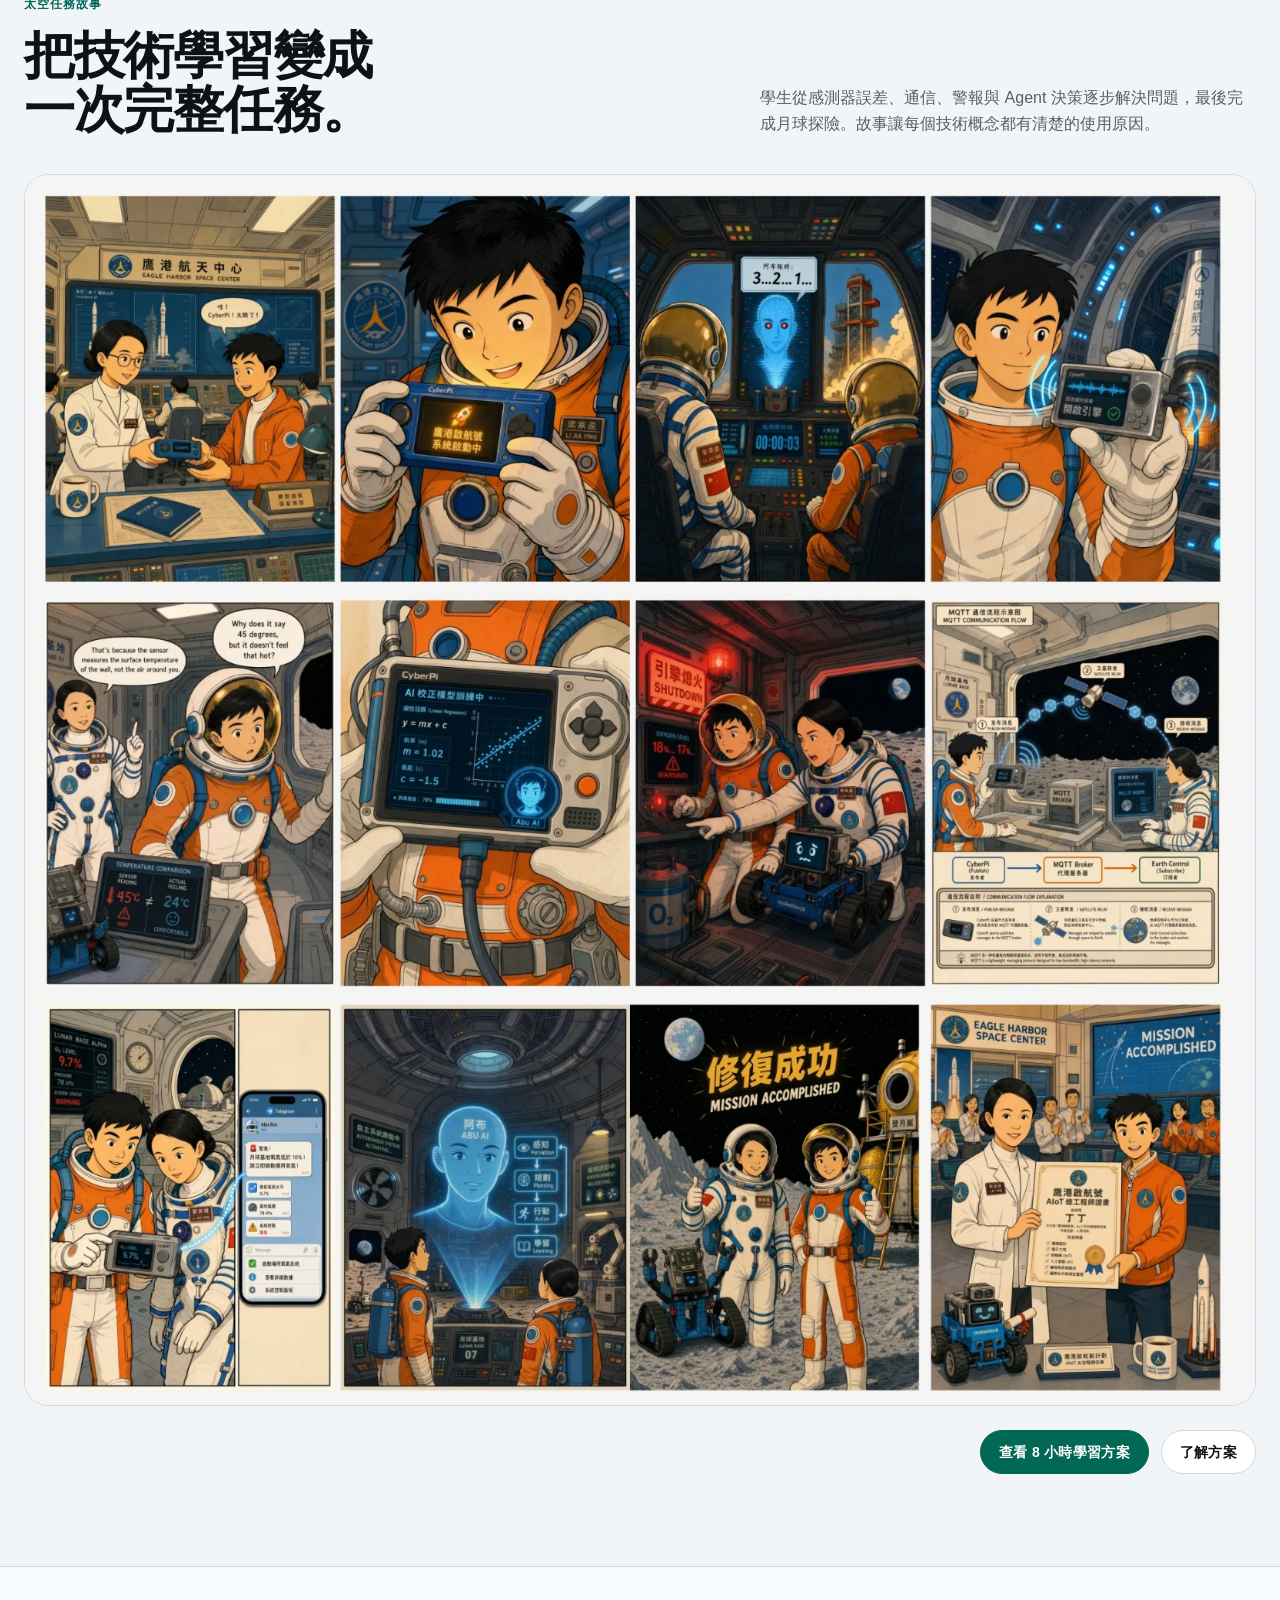
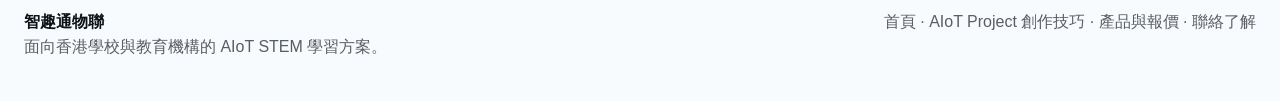
<file: funconnect/project.html>
<!doctype html>
<html lang="zh-Hant-HK">
<head>
  <meta charset="utf-8" />
  <meta name="viewport" content="width=device-width, initial-scale=1" />
  <title>AIoT Project 創作技巧｜智趣通物聯</title>
  <meta name="description" content="面向香港中學老師與學生的 AIoT Project 創作指南：理解 AIoT、找出真實問題、建立原型、測試迭代，並準備清晰的項目展示。" />
  <link rel="stylesheet" href="assets/site.css" />
  <script type="application/ld+json">
  {
    "@context": "https://schema.org",
    "@type": "LearningResource",
    "name": "AIoT Project 創作技巧",
    "description": "面向香港中學老師與學生的 AIoT Project 創作方法與選題指南。",
    "educationalLevel": "Secondary education",
    "audience": {"@type": "EducationalAudience", "educationalRole": "teacher"},
    "inLanguage": ["zh-Hant-HK", "en-HK", "zh-Hans-HK"],
    "provider": {"@type": "Organization", "name": "Fun Connect AIoT"}
  }
  </script>
</head>
<body>
  <header class="nav">
    <div class="wrap nav-inner">
      <a class="brand" href="index.html"><img class="logo-img" src="assets/funconnect-logo-zh-hant.png" alt="Fun Connect" /><span>智趣通物聯</span></a>
      <button class="menu" type="button" id="menu" aria-label="Open navigation" aria-expanded="false"><span></span><span></span></button>
      <nav class="links" id="links" aria-label="Main navigation">
        <a href="index.html" data-i18n="nav.home">首頁</a>
        <a href="project.html" aria-current="page" data-i18n="nav.project">AIoT Project 創作技巧</a>
        <a href="product.html" data-i18n="nav.products">產品與報價</a>
        <a href="contact.html" data-i18n="nav.contact">聯絡了解</a>
        <div class="lang-switch" aria-label="Language"><button type="button" data-lang="zh-Hant">繁</button><button type="button" data-lang="en">EN</button><button type="button" data-lang="zh-Hans">简</button></div>
        <a class="btn primary" href="contact.html#privacy-note" data-i18n="nav.cta">了解方案</a>
      </nav>
    </div>
  </header>

  <main>
    <section class="hero project-hero" data-od-id="project-hero">
      <div class="wrap hero-grid">
        <div class="hero-copy">
          <p class="eyebrow" data-i18n="project.eyebrow">教師與學生創作指南</p>
          <h1 data-i18n="project.title">AIoT Project 創作技巧</h1>
          <p class="lead" data-i18n="project.lead">從真實問題出發，讓感測器收集環境資料，再由 AI 分析、判斷與驅動設備行動。學生學習的不只是技術，而是如何建立一個完整、可測試、可清楚展示的解決方案。</p>
          <div class="actions">
            <a class="btn primary" href="#method" data-i18n="project.primary">查看創作方法</a>
            <a class="btn ghost" href="product.html#eight-hour-course" data-i18n="project.courseCta">查看 8 小時學習方案</a>
          </div>
        </div>
        <figure class="image-card project-pitch"><img src="assets/aiot-project-pitch.png" alt="Student presenting an AIoT project" /></figure>
      </div>
    </section>

    <section class="section compact" data-od-id="project-definition">
      <div class="wrap project-definition">
        <div>
          <p class="eyebrow" data-i18n="project.definitionEyebrow">先理解核心</p>
          <h2 data-i18n="project.definitionTitle">AIoT 讓設備從「連接」走向「判斷與行動」。</h2>
        </div>
        <div class="definition-grid">
          <article class="definition-card">
            <span class="definition-label">IoT</span>
            <h3 data-i18n="project.iotTitle">連接與執行</h3>
            <p data-i18n="project.iotDesc">感測器收集資料，系統按照預先設定的條件傳送訊息或控制設備。</p>
          </article>
          <article class="definition-card accent">
            <span class="definition-label">AIoT</span>
            <h3 data-i18n="project.aiotTitle">分析、判斷與預測</h3>
            <p data-i18n="project.aiotDesc">AI 結合即時資料，辨識情況、比較可能方案，並協助設備作出更合適的反應。</p>
          </article>
        </div>
      </div>
    </section>

    <section class="section alt" id="method" data-od-id="project-method">
      <div class="wrap">
        <div class="section-head">
          <div><p class="eyebrow" data-i18n="project.methodEyebrow">4 步創作方法</p><h2 data-i18n="project.methodTitle">先找問題，再選技術。</h2></div>
          <p data-i18n="project.methodLead">好的 Project 不是堆疊功能，而是用必要的 AIoT 能力解決一個清楚、值得處理的問題。</p>
        </div>
        <div class="project-method-grid">
          <ol class="project-method-list">
            <li><span>01</span><div><h3 data-i18n="project.step1Title">找出真實痛點</h3><p data-i18n="project.step1Desc">觀察校園、家庭或社區，記錄誰遇到問題、問題何時發生，以及現有方法的限制。</p></div></li>
            <li><span>02</span><div><h3 data-i18n="project.step2Title">證明 AIoT 的必要性</h3><p data-i18n="project.step2Desc">說明為何單純定時、遙控或感測不足，需要 AI 辨識、預測或多資料判斷。</p></div></li>
            <li><span>03</span><div><h3 data-i18n="project.step3Title">快速建立原型</h3><p data-i18n="project.step3Desc">先完成最小可運作版本，驗證感測、通信、AI 判斷與設備行動能否連接。</p></div></li>
            <li><span>04</span><div><h3 data-i18n="project.step4Title">測試、記錄與迭代</h3><p data-i18n="project.step4Desc">測試不同場景，保留錯誤數據和改進過程，讓展示能說明設計如何逐步變好。</p></div></li>
          </ol>
          <figure class="image-card project-blueprint"><img src="assets/aiot-project-blueprint.png" alt="AIoT project blueprint from sensing to application" /></figure>
        </div>
      </div>
    </section>

    <section class="section dark" data-od-id="project-review">
      <div class="wrap">
        <div class="section-head"><div><p class="eyebrow" data-i18n="project.reviewEyebrow">展示與評審重點</p><h2 data-i18n="project.reviewTitle">讓觀眾看懂問題、判斷與結果。</h2></div></div>
        <div class="review-strip">
          <article><span>01</span><h3 data-i18n="project.review1Title">AI 必要性</h3><p data-i18n="project.review1Desc">清楚說明 AI 解決了規則或單一感測器無法處理的部分。</p></article>
          <article><span>02</span><h3 data-i18n="project.review2Title">社會價值</h3><p data-i18n="project.review2Desc">問題與安全、健康、環境、學習或生活品質有明確關係。</p></article>
          <article><span>03</span><h3 data-i18n="project.review3Title">系統完整</h3><p data-i18n="project.review3Desc">感知、通信、分析和執行形成可運作的閉環。</p></article>
          <article><span>04</span><h3 data-i18n="project.review4Title">資料與迭代</h3><p data-i18n="project.review4Desc">展示測試方法、失敗記錄和具體改進。</p></article>
          <article><span>05</span><h3 data-i18n="project.review5Title">現場表達</h3><p data-i18n="project.review5Desc">用真實場景、短片或即時操作清楚呈現項目價值。</p></article>
        </div>
      </div>
    </section>

    <section class="section" data-od-id="project-ideas">
      <div class="wrap">
        <div class="section-head"><div><p class="eyebrow" data-i18n="project.ideasEyebrow">選題方向</p><h2 data-i18n="project.ideasTitle">從身邊可觀察的問題開始。</h2></div></div>
        <div class="project-idea-grid">
          <article class="idea-card"><span>01</span><h3 data-i18n="project.idea1Title">校園安全</h3><p data-i18n="project.idea1Desc">分析聲音、環境或人流異常，在保護私隱的前提下提供提醒。</p></article>
          <article class="idea-card"><span>02</span><h3 data-i18n="project.idea2Title">長者照護</h3><p data-i18n="project.idea2Desc">結合動作或環境資料，探索跌倒提醒與復康動作輔助。</p></article>
          <article class="idea-card"><span>03</span><h3 data-i18n="project.idea3Title">智慧種植</h3><p data-i18n="project.idea3Desc">綜合植物影像與環境數據，判斷生長狀態並調整照明或灌溉。</p></article>
          <article class="idea-card"><span>04</span><h3 data-i18n="project.idea4Title">學習環境</h3><p data-i18n="project.idea4Desc">觀察光線、坐姿或專注狀態，設計能協助建立良好學習習慣的系統。</p></article>
        </div>
      </div>
    </section>

    <section class="section alt mission-story-section" data-od-id="project-mission-story">
      <div class="wrap">
        <div class="section-head">
          <div><p class="eyebrow" data-i18n="project.storyEyebrow">太空任務故事</p><h2 data-i18n="project.storyTitle">把技術學習變成一次完整任務。</h2></div>
          <p data-i18n="project.storyLead">學生從感測器誤差、通信、警報與 Agent 決策逐步解決問題，最後完成月球探險。故事讓每個技術概念都有清楚的使用原因。</p>
        </div>
        <figure class="mission-story"><img src="assets/astronaut-mission-story.png" alt="Astronaut comic showing an AIoT lunar mission learning story" /></figure>
        <div class="mission-story-actions">
          <a class="btn primary" href="product.html#eight-hour-course" data-i18n="project.courseCta">查看 8 小時學習方案</a>
          <a class="btn ghost" href="contact.html#privacy-note" data-i18n="nav.cta">了解方案</a>
        </div>
      </div>
    </section>
  </main>

  <footer>
    <div class="wrap footer-grid">
      <div><strong>智趣通物聯</strong><br /><span data-i18n="footer.desc">面向香港學校與教育機構的 AIoT STEM 學習方案。</span></div>
      <div><a href="index.html" data-i18n="nav.home">首頁</a> · <a href="project.html" data-i18n="nav.project">AIoT Project 創作技巧</a> · <a href="product.html" data-i18n="nav.products">產品與報價</a> · <a href="contact.html" data-i18n="nav.contact">聯絡了解</a></div>
    </div>
  </footer>
  <script src="assets/site.js"></script>
</body>
</html>
</file>
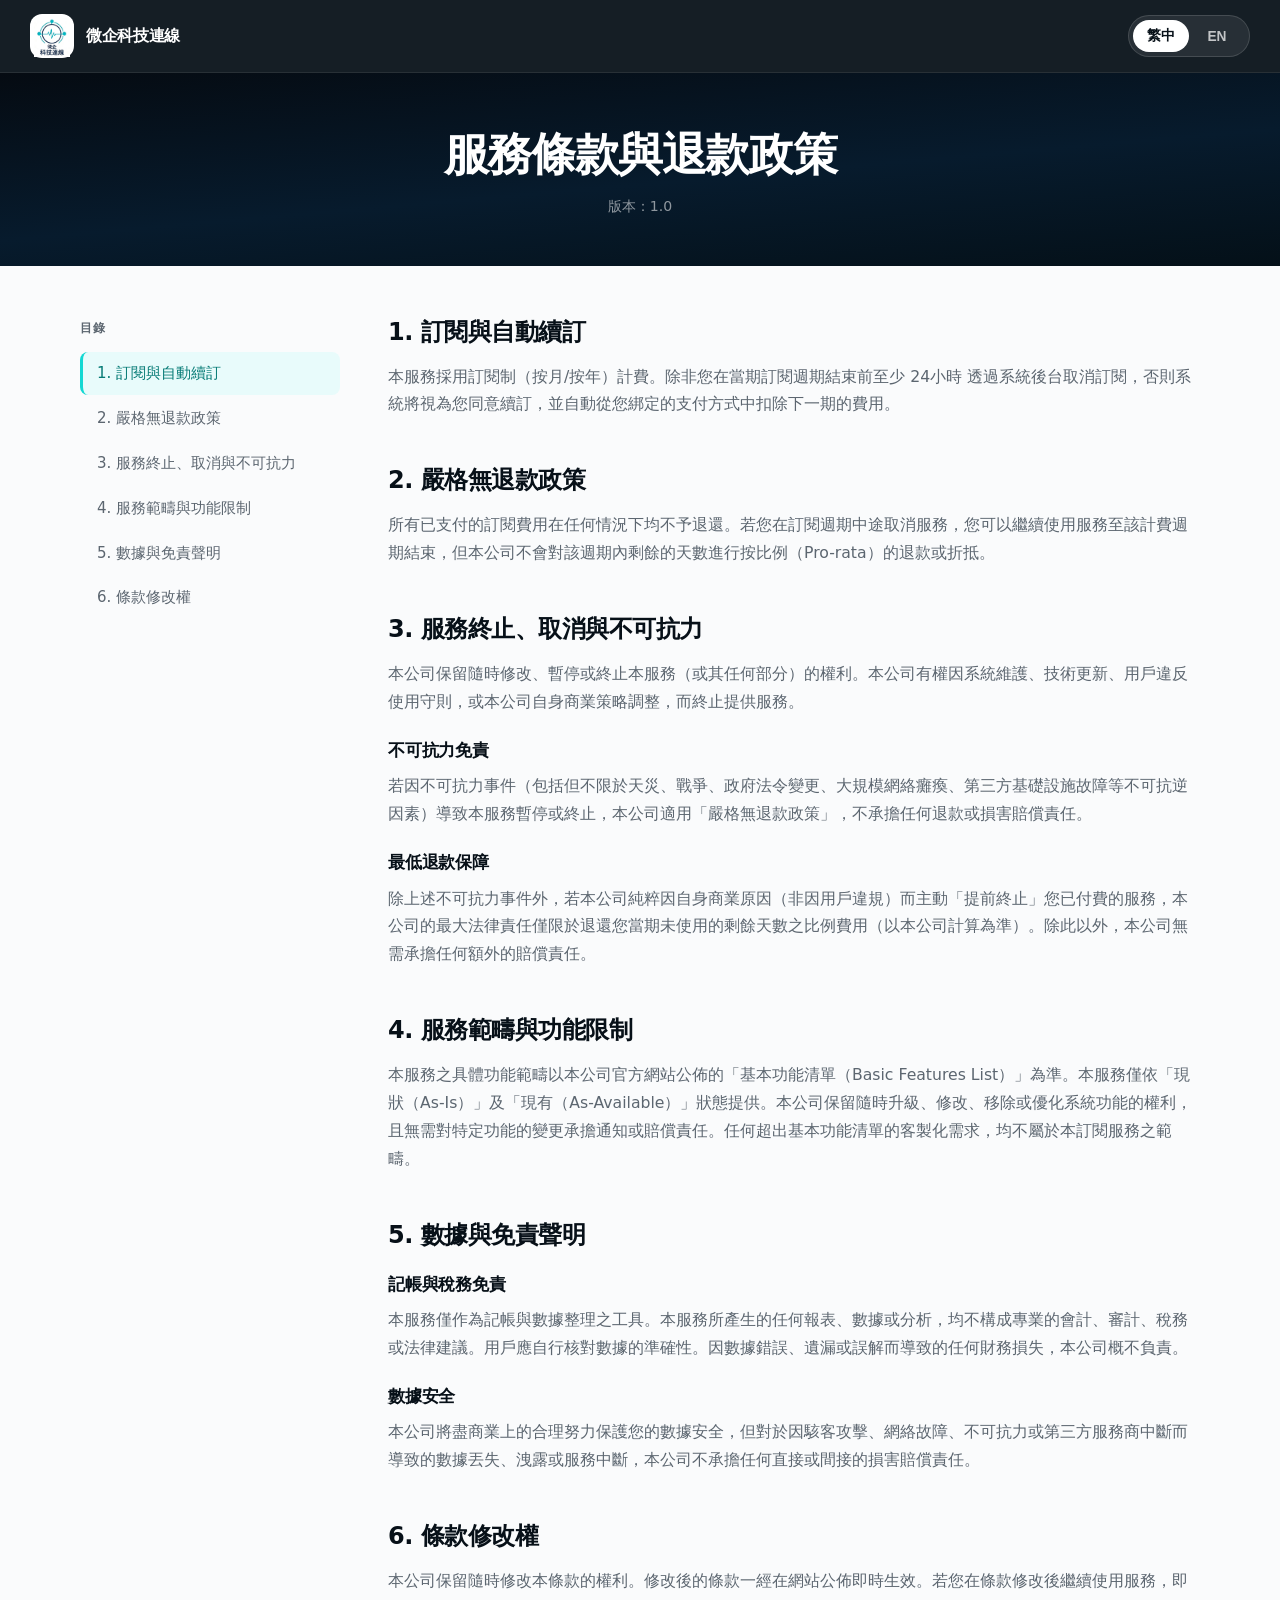
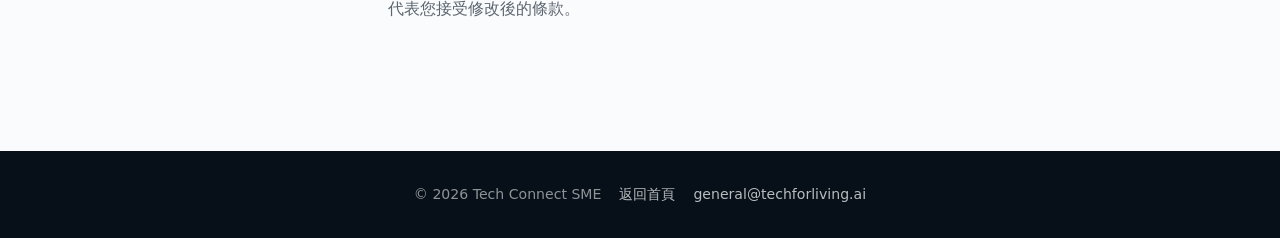
<file: techconnect/terms-refund.html>
<!doctype html>
<html lang="zh-Hant">
<head>
  <meta charset="utf-8" />
  <meta name="viewport" content="width=device-width, initial-scale=1" />
  <title>Tech Connect SME | Terms of Service & Refund Policy</title>
  <link rel="icon" href="favicon.svg" type="image/svg+xml" />
  <style>
    :root {
      --ink: #071018;
      --navy: #071b2d;
      --cyan: #13d8d3;
      --cyan-soft: #e8fbfb;
      --paper: #f7f3eb;
      --white: #ffffff;
      --muted: #5c6670;
      --line: #d9e2e8;
      --radius: 24px;
      --font-ui: "Segoe UI Variable", "Segoe UI", "Microsoft JhengHei UI", "Microsoft JhengHei", "PingFang HK", "PingFang TC", "Microsoft YaHei UI", "Microsoft YaHei", "PingFang SC", system-ui, -apple-system, BlinkMacSystemFont, sans-serif;
      font-family: var(--font-ui);
    }

    * { box-sizing: border-box; }
    html { scroll-behavior: smooth; }
    body {
      margin: 0;
      background: #fafbfc;
      color: var(--ink);
      font: 16px/1.65 var(--font-ui);
      -webkit-font-smoothing: antialiased;
    }

    body[data-lang="zh-hant"] [data-locale]:not([data-locale="zh-hant"]),
    body[data-lang="en"] [data-locale]:not([data-locale="en"]) {
      display: none !important;
    }

    a { color: inherit; text-decoration: none; }
    img { max-width: 100%; display: block; }

    /* Top bar */
    .topbar {
      position: sticky;
      top: 0;
      z-index: 50;
      min-height: 72px;
      background: rgba(7, 16, 24, .94);
      backdrop-filter: blur(16px);
      border-bottom: 1px solid rgba(255,255,255,.08);
    }
    .topbar .wrap {
      min-height: 72px;
      display: flex;
      align-items: center;
      justify-content: space-between;
      gap: 22px;
      width: min(1220px, calc(100% - 44px));
      margin: 0 auto;
    }
    .brand {
      display: inline-flex;
      align-items: center;
      gap: 12px;
      color: var(--white);
    }
    .brand-mark { width: 44px; height: 44px; border-radius: 12px; background: #fff; display: grid; place-items: center; padding: 4px; }
    .brand-mark img { width: 100%; height: 100%; object-fit: contain; }
    .brand-name { font-weight: 850; font-size: 1rem; letter-spacing: -0.02em; }
    .lang-toggle {
      display: inline-grid; grid-template-columns: 1fr 1fr;
      background: rgba(255,255,255,.08); border: 1px solid rgba(255,255,255,.14);
      border-radius: 999px; padding: 4px;
    }
    .lang-toggle button {
      border: 0; border-radius: 999px; background: transparent;
      color: rgba(255,255,255,.72); padding: 7px 14px; font-weight: 750; font-size: .86rem; cursor: pointer;
    }
    .lang-toggle button[aria-pressed="true"] { background: var(--white); color: var(--ink); }

    /* Page header */
    .page-header {
      background: linear-gradient(175deg, #050b12 0%, #071b2d 55%, #041018 100%);
      color: var(--white);
      padding: 56px 0 48px;
      text-align: center;
    }
    .page-header h1 {
      margin: 0;
      font-size: clamp(1.8rem, 3.5vw, 2.8rem);
      letter-spacing: -0.03em;
      line-height: 1.15;
    }
    .page-meta {
      margin-top: 14px;
      font-size: .88rem;
      color: rgba(255,255,255,.55);
      display: flex;
      flex-wrap: wrap;
      justify-content: center;
      gap: 6px 22px;
    }

    /* Layout */
    .wrap { width: min(1120px, calc(100% - 44px)); margin: 0 auto; }
    .terms-layout {
      display: grid;
      grid-template-columns: 260px 1fr;
      gap: 48px;
      align-items: start;
      padding: 52px 0 80px;
    }

    /* TOC */
    .toc {
      position: sticky;
      top: 100px;
    }
    .toc-title {
      font-size: .78rem;
      font-weight: 850;
      letter-spacing: .08em;
      text-transform: uppercase;
      color: var(--muted);
      margin: 0 0 14px;
    }
    .toc-list {
      list-style: none;
      margin: 0; padding: 0;
    }
    .toc-list li { margin-bottom: 2px; }
    .toc-list a {
      display: block;
      padding: 9px 14px;
      border-radius: 8px;
      font-size: .94rem;
      color: var(--muted);
      transition: background .15s, color .15s;
      border-left: 3px solid transparent;
    }
    .toc-list a:hover,
    .toc-list a.active { background: var(--cyan-soft); color: #057a75; border-left-color: var(--cyan); }

    /* Content */
    .terms-content h2 {
      margin: 0 0 16px;
      font-size: 1.5rem;
      letter-spacing: -0.02em;
      line-height: 1.2;
      scroll-margin-top: 100px;
    }
    .terms-content section { margin-bottom: 48px; }
    .terms-content h3 {
      margin: 20px 0 8px;
      font-size: 1.08rem;
      font-weight: 760;
      letter-spacing: -0.01em;
      color: var(--ink);
    }
    .terms-content p {
      margin: 0 0 14px;
      font-size: .98rem;
      line-height: 1.78;
      color: var(--muted);
    }
    .terms-content p:last-child { margin-bottom: 0; }

    /* Footer */
    .site-footer {
      background: var(--ink);
      color: rgba(255,255,255,.55);
      padding: 32px 0;
      font-size: .88rem;
      text-align: center;
    }
    .site-footer a { color: rgba(255,255,255,.72); transition: color .15s; }
    .site-footer a:hover { color: var(--cyan); }
    .site-footer .wrap {
      display: flex; flex-wrap: wrap; justify-content: center; align-items: center; gap: 18px;
    }

    /* Print */
    @media print {
      .topbar, .site-footer { display: none; }
      body { background: #fff; font-size: 12pt; }
      .terms-layout { display: block; }
      .toc { display: none; }
      .page-header { background: #fff; color: #000; padding: 20px 0; }
    }

    /* Mobile */
    @media (max-width: 860px) {
      .terms-layout {
        grid-template-columns: 1fr;
        gap: 28px;
        padding: 36px 0 64px;
      }
      .toc { position: static; }
      .toc-list { display: flex; flex-wrap: wrap; gap: 6px; }
      .toc-list li { margin: 0; }
      .toc-list a { padding: 7px 12px; font-size: .85rem; border-left: 0; border-bottom: 2px solid transparent; border-radius: 0; }
      .toc-list a.active { border-bottom-color: var(--cyan); }
      .wrap { width: min(100% - 28px, 1120px); }
      .page-header { padding: 40px 0 36px; }
    }
  </style>
</head>
<body data-lang="zh-hant">
  <header class="topbar">
    <div class="wrap">
      <a class="brand" href="index.html" aria-label="Tech Connect SME">
        <span class="brand-mark">
          <img src="techconnect-logo-zh-clean.png" alt="Tech Connect SME logo" />
        </span>
        <span class="brand-name" data-locale="zh-hant">微企科技連線</span>
        <span class="brand-name" data-locale="en">Tech Connect SME</span>
      </a>
      <div class="lang-toggle" aria-label="Language">
        <button type="button" data-lang-btn="zh-hant" aria-pressed="true">繁中</button>
        <button type="button" data-lang-btn="en" aria-pressed="false">EN</button>
      </div>
    </div>
  </header>

  <div class="page-header">
    <div class="wrap">
      <h1 data-locale="zh-hant">服務條款與退款政策</h1>
      <h1 data-locale="en">Terms of Service &amp; Refund Policy</h1>
      <div class="page-meta">
        <span data-locale="zh-hant">版本：1.0</span><span data-locale="en">Version: 1.0</span>
      </div>
    </div>
  </div>

  <main>
    <div class="wrap terms-layout">
      <nav class="toc" aria-label="Table of contents">
        <div class="toc-title" data-locale="zh-hant">目錄</div>
        <div class="toc-title" data-locale="en">Contents</div>
        <ol class="toc-list">
          <li><a href="#s1" data-locale="zh-hant">1. 訂閱與自動續訂</a><a href="#s1" data-locale="en">1. Subscription &amp; Auto-Renewal</a></li>
          <li><a href="#s2" data-locale="zh-hant">2. 嚴格無退款政策</a><a href="#s2" data-locale="en">2. Strict No-Refund Policy</a></li>
          <li><a href="#s3" data-locale="zh-hant">3. 服務終止、取消與不可抗力</a><a href="#s3" data-locale="en">3. Termination, Cancellation &amp; Force Majeure</a></li>
          <li><a href="#s4" data-locale="zh-hant">4. 服務範疇與功能限制</a><a href="#s4" data-locale="en">4. Scope of Service &amp; Features</a></li>
          <li><a href="#s5" data-locale="zh-hant">5. 數據與免責聲明</a><a href="#s5" data-locale="en">5. Data &amp; Liability Disclaimer</a></li>
          <li><a href="#s6" data-locale="zh-hant">6. 條款修改權</a><a href="#s6" data-locale="en">6. Amendments</a></li>
        </ol>
      </nav>

      <div class="terms-content">
        <section id="s1">
          <h2 data-locale="zh-hant">1. 訂閱與自動續訂</h2>
          <h2 data-locale="en">1. Subscription &amp; Auto-Renewal</h2>
          <div data-locale="zh-hant"><p>本服務採用訂閱制（按月/按年）計費。除非您在當期訂閱週期結束前至少 24小時 透過系統後台取消訂閱，否則系統將視為您同意續訂，並自動從您綁定的支付方式中扣除下一期的費用。</p></div>
          <div data-locale="en"><p>The Service is billed on a subscription basis (monthly/annually). Unless you cancel your subscription through the system dashboard at least 24 hours prior to the end of the current billing cycle, it will be deemed that you agree to renew, and the system will automatically deduct the fee for the next cycle from your linked payment method.</p></div>
        </section>

        <section id="s2">
          <h2 data-locale="zh-hant">2. 嚴格無退款政策</h2>
          <h2 data-locale="en">2. Strict No-Refund Policy</h2>
          <div data-locale="zh-hant"><p>所有已支付的訂閱費用在任何情況下均不予退還。若您在訂閱週期中途取消服務，您可以繼續使用服務至該計費週期結束，但本公司不會對該週期內剩餘的天數進行按比例（Pro-rata）的退款或折抵。</p></div>
          <div data-locale="en"><p>All subscription fees paid are strictly non-refundable under any circumstances. If you cancel your service in the middle of a subscription cycle, you may continue to access the Service until the end of that billing cycle, but the Company will not provide any pro-rata refund or credit for the remaining days of that cycle.</p></div>
        </section>

        <section id="s3">
          <h2 data-locale="zh-hant">3. 服務終止、取消與不可抗力</h2>
          <h2 data-locale="en">3. Service Termination, Cancellation &amp; Force Majeure</h2>
          <div data-locale="zh-hant">
            <p>本公司保留隨時修改、暫停或終止本服務（或其任何部分）的權利。本公司有權因系統維護、技術更新、用戶違反使用守則，或本公司自身商業策略調整，而終止提供服務。</p>
            <h3>不可抗力免責</h3>
            <p>若因不可抗力事件（包括但不限於天災、戰爭、政府法令變更、大規模網絡癱瘓、第三方基礎設施故障等不可抗逆因素）導致本服務暫停或終止，本公司適用「嚴格無退款政策」，不承擔任何退款或損害賠償責任。</p>
            <h3>最低退款保障</h3>
            <p>除上述不可抗力事件外，若本公司純粹因自身商業原因（非因用戶違規）而主動「提前終止」您已付費的服務，本公司的最大法律責任僅限於退還您當期未使用的剩餘天數之比例費用（以本公司計算為準）。除此以外，本公司無需承擔任何額外的賠償責任。</p>
          </div>
          <div data-locale="en">
            <p>The Company reserves the right to modify, suspend, or terminate the Service (or any part thereof) at any time. The Company has the right to terminate the service due to system maintenance, technical upgrades, user violations of the terms of use, or the Company's own business strategy adjustments.</p>
            <h3>Force Majeure</h3>
            <p>If the Service is suspended or terminated due to a Force Majeure event (including but not limited to natural disasters, acts of God, war, changes in government regulations, large-scale network outages, third-party infrastructure failures, or other uncontrollable factors), the strict no-refund policy shall apply, and the Company shall bear no liability for any refund or compensation.</p>
            <h3>Minimum Refund Protection</h3>
            <p>Excluding the aforementioned Force Majeure events, if the Company proactively terminates your paid service early due to its own commercial strategic adjustments (and not due to user violation), the Company's maximum legal liability is strictly limited to refunding the pro-rata fee for the remaining unused days in your current cycle (as calculated by the Company). Beyond this, the Company shall bear no additional compensation or liability.</p>
          </div>
        </section>

        <section id="s4">
          <h2 data-locale="zh-hant">4. 服務範疇與功能限制</h2>
          <h2 data-locale="en">4. Scope of Service &amp; Features</h2>
          <div data-locale="zh-hant"><p>本服務之具體功能範疇以本公司官方網站公佈的「基本功能清單（Basic Features List）」為準。本服務僅依「現狀（As-Is）」及「現有（As-Available）」狀態提供。本公司保留隨時升級、修改、移除或優化系統功能的權利，且無需對特定功能的變更承擔通知或賠償責任。任何超出基本功能清單的客製化需求，均不屬於本訂閱服務之範疇。</p></div>
          <div data-locale="en"><p>The specific scope of the Service shall be defined by the "Basic Features List" published on the Company's official website. The Service is provided on an "As-Is" and "As-Available" basis. The Company reserves the right to upgrade, modify, remove, or optimize system features at any time, without any obligation to notify or compensate users for such changes. Any customization requests exceeding the Basic Features List are strictly excluded from this subscription service.</p></div>
        </section>

        <section id="s5">
          <h2 data-locale="zh-hant">5. 數據與免責聲明</h2>
          <h2 data-locale="en">5. Data &amp; Liability Disclaimer</h2>
          <div data-locale="zh-hant">
            <h3>記帳與稅務免責</h3>
            <p>本服務僅作為記帳與數據整理之工具。本服務所產生的任何報表、數據或分析，均不構成專業的會計、審計、稅務或法律建議。用戶應自行核對數據的準確性。因數據錯誤、遺漏或誤解而導致的任何財務損失，本公司概不負責。</p>
            <h3>數據安全</h3>
            <p>本公司將盡商業上的合理努力保護您的數據安全，但對於因駭客攻擊、網絡故障、不可抗力或第三方服務商中斷而導致的數據丟失、洩露或服務中斷，本公司不承擔任何直接或間接的損害賠償責任。</p>
          </div>
          <div data-locale="en">
            <h3>Bookkeeping &amp; Tax Disclaimer</h3>
            <p>The Service is provided solely as a tool for bookkeeping and data organization. Any reports, data, or analytics generated by the Service do not constitute professional accounting, auditing, tax, or legal advice. Users must independently verify the accuracy of all data. The Company shall not be held liable for any financial losses resulting from data errors, omissions, or misunderstandings.</p>
            <h3>Data Security</h3>
            <p>The Company will use commercially reasonable efforts to secure your data. However, the Company assumes no liability for any direct or indirect damages resulting from data loss, leakage, or service interruptions caused by hacker attacks, network failures, force majeure, or disruptions from third-party service providers.</p>
          </div>
        </section>

        <section id="s6">
          <h2 data-locale="zh-hant">6. 條款修改權</h2>
          <h2 data-locale="en">6. Amendments</h2>
          <div data-locale="zh-hant"><p>本公司保留隨時修改本條款的權利。修改後的條款一經在網站公佈即時生效。若您在條款修改後繼續使用服務，即代表您接受修改後的條款。</p></div>
          <div data-locale="en"><p>The Company reserves the right to modify these terms at any time. The amended terms shall become effective immediately upon being posted on the website. Your continued use of the Service after any amendments constitutes your acceptance of the updated terms.</p></div>
        </section>
      </div>
    </div>
  </main>

  <footer class="site-footer" role="contentinfo">
    <div class="wrap">
      <span>&copy; 2026 Tech Connect SME</span>
      <a href="index.html" data-locale="zh-hant">返回首頁</a>
      <a href="index.html" data-locale="en">Back to Home</a>
      <a href="mailto:general@techforliving.ai">general@techforliving.ai</a>
    </div>
  </footer>

  <script>
    var langBtns = Array.from(document.querySelectorAll('[data-lang-btn]'));
    function setLang(lang) {
      document.body.dataset.lang = lang;
      document.documentElement.lang = lang === 'en' ? 'en' : 'zh-Hant';
      langBtns.forEach(function (b) { b.setAttribute('aria-pressed', String(b.dataset.langBtn === lang)); });
      try { localStorage.setItem('techconnect-sme:terms:lang', lang); } catch (_) {}
    }
    langBtns.forEach(function (b) { b.addEventListener('click', function () { setLang(b.dataset.langBtn); }); });
    try { var s = localStorage.getItem('techconnect-sme:terms:lang'); if (s === 'zh-hant' || s === 'en') setLang(s); } catch (_) {}

    // Active TOC link on scroll
    (function () {
      var links = Array.from(document.querySelectorAll('.toc-list a[href^="#"]'));
      var sections = links.map(function (a) { return document.getElementById(a.getAttribute('href').slice(1)); }).filter(Boolean);
      if (!sections.length) return;
      var observer = new IntersectionObserver(function (entries) {
        entries.forEach(function (entry) {
          if (entry.isIntersecting) {
            links.forEach(function (a) { a.classList.remove('active'); });
            var match = links.find(function (a) { return a.getAttribute('href') === '#' + entry.target.id; });
            if (match) match.classList.add('active');
          }
        });
      }, { rootMargin: '-40% 0px -55% 0px' });
      sections.forEach(function (s) { observer.observe(s); });
    })();
  </script>
</body>
</html>
</file>
<file: funconnect/assets/site.css>
:root {
  --bg: oklch(98.6% 0.004 245);
  --surface: oklch(100% 0 0);
  --surface-soft: oklch(96.8% 0.006 245);
  --ink: oklch(18% 0.014 250);
  --fg: oklch(24% 0.014 250);
  --muted: oklch(48% 0.012 250);
  --line: oklch(88.5% 0.006 250);
  --accent: oklch(45% 0.11 178);
  --accent-soft: oklch(92% 0.045 178);
  --blue: oklch(48% 0.12 242);
  --warn: oklch(64% 0.12 72);
  --danger: oklch(52% 0.16 28);
  --success: oklch(48% 0.12 150);
  --font: "Sohne", "Segoe UI Variable", "Segoe UI", -apple-system, BlinkMacSystemFont, "Helvetica Neue", "Noto Sans TC", "Noto Sans SC", "PingFang HK", "Microsoft JhengHei", sans-serif;
  --mono: "SFMono-Regular", "Cascadia Mono", Consolas, ui-monospace, monospace;
  --shadow: 0 24px 80px rgba(15, 23, 42, 0.1);
}

* { box-sizing: border-box; }
html { scroll-behavior: smooth; }
body {
  margin: 0;
  background: var(--bg);
  color: var(--fg);
  font-family: var(--font);
  font-size: 16px;
  line-height: 1.58;
  letter-spacing: 0;
  -webkit-font-smoothing: antialiased;
  text-rendering: optimizeLegibility;
}

a { color: inherit; text-decoration: none; }
img, svg { display: block; max-width: 100%; }
button, input, textarea, select { font: inherit; }
button { cursor: pointer; }

.wrap {
  width: min(1240px, calc(100% - 48px));
  margin: 0 auto;
}

.nav {
  position: sticky;
  top: 0;
  z-index: 40;
  background: color-mix(in oklch, var(--bg), white 66%);
  border-bottom: 1px solid color-mix(in oklch, var(--line), transparent 12%);
  backdrop-filter: blur(18px);
}

.nav-inner {
  min-height: 72px;
  display: flex;
  align-items: center;
  justify-content: space-between;
  gap: 20px;
}

.brand {
  display: inline-flex;
  align-items: center;
  gap: 12px;
  color: var(--ink);
  font-size: 16px;
  font-weight: 680;
  letter-spacing: -0.01em;
}

.logo-img {
  width: 46px;
  height: 46px;
  object-fit: contain;
}

.brand--en .logo-img {
  width: 210px;
  height: 44px;
}

.brand--image .logo-img {
  width: 210px;
  height: 44px;
}

.brand--image span {
  display: none;
}

.links {
  display: flex;
  align-items: center;
  gap: 8px;
  color: var(--muted);
  font-size: 14px;
  font-weight: 570;
}

.links a:not(.btn) {
  min-height: 40px;
  display: inline-flex;
  align-items: center;
  padding: 0 10px;
  border-radius: 999px;
}

.links a:hover,
.links a[aria-current="page"] {
  color: var(--ink);
  background: var(--surface);
}

.lang-switch {
  display: inline-flex;
  align-items: center;
  gap: 3px;
  padding: 3px;
  border: 1px solid var(--line);
  border-radius: 999px;
  background: var(--surface);
}

.lang-switch button {
  min-width: 42px;
  height: 32px;
  border: 0;
  border-radius: 999px;
  background: transparent;
  color: var(--muted);
  font-size: 12px;
  font-weight: 760;
  letter-spacing: 0.06em;
}

.lang-switch button.active {
  background: var(--ink);
  color: white;
}

.menu {
  display: none;
  width: 44px;
  height: 44px;
  border: 1px solid var(--line);
  border-radius: 999px;
  background: var(--surface);
}

.menu span {
  display: block;
  width: 18px;
  height: 2px;
  margin: 5px auto;
  background: var(--ink);
}

.btn {
  min-height: 44px;
  display: inline-flex;
  align-items: center;
  justify-content: center;
  gap: 8px;
  padding: 0 18px;
  border: 1px solid var(--ink);
  border-radius: 999px;
  background: var(--ink);
  color: white;
  font-size: 14px;
  font-weight: 680;
  letter-spacing: 0.02em;
  transition: transform .18s ease, background .18s ease, border-color .18s ease;
}

.btn:hover { transform: translateY(-1px); }
.btn.primary {
  border-color: var(--accent);
  background: var(--accent);
}
.btn.ghost {
  background: var(--surface);
  color: var(--ink);
  border-color: var(--line);
}

.hero {
  padding: clamp(74px, 9vw, 132px) 0 76px;
  background:
    radial-gradient(circle at 82% 12%, color-mix(in oklch, var(--accent), transparent 84%), transparent 28%),
    linear-gradient(180deg, white, var(--bg));
}

.hero-grid,
.split {
  display: grid;
  grid-template-columns: minmax(0, .82fr) minmax(500px, 1.18fr);
  gap: clamp(42px, 5.6vw, 88px);
  align-items: center;
}

.hero-copy { max-width: 760px; }

.eyebrow {
  margin: 0 0 14px;
  color: var(--accent);
  font-family: var(--mono);
  font-size: 12px;
  font-weight: 800;
  letter-spacing: 0.08em;
  text-transform: uppercase;
}

h1, h2, h3 {
  margin: 0;
  color: var(--ink);
  font-family: var(--font);
  line-height: 1.04;
  letter-spacing: -0.025em;
  text-wrap: balance;
}

h1 {
  max-width: 890px;
  font-size: clamp(44px, 6vw, 80px);
  font-weight: 730;
}

h2 {
  max-width: 840px;
  font-size: clamp(32px, 4vw, 52px);
  font-weight: 720;
}

.stack-title span {
  display: block;
}

.stack-title span:first-child {
  color: var(--muted);
}

h3 {
  font-size: 22px;
  font-weight: 690;
  letter-spacing: -0.015em;
}

p {
  margin: 0;
  color: var(--muted);
}

.lead {
  margin-top: 22px;
  max-width: 68ch;
  font-size: clamp(17px, 1.35vw, 20px);
  line-height: 1.68;
}

.actions {
  display: flex;
  flex-wrap: wrap;
  gap: 12px;
  margin-top: 32px;
}

.trust-row {
  display: flex;
  flex-wrap: wrap;
  gap: 10px;
  margin-top: 28px;
}

.trust-pill {
  min-height: 34px;
  display: inline-flex;
  align-items: center;
  padding: 0 12px;
  border: 1px solid var(--line);
  border-radius: 999px;
  background: color-mix(in oklch, var(--surface), transparent 10%);
  color: var(--muted);
  font-size: 13px;
  font-weight: 630;
}

.media-card,
.image-card {
  position: relative;
  overflow: hidden;
  margin: 0;
  border: 1px solid color-mix(in oklch, var(--line), white 18%);
  border-radius: 26px;
  background: var(--surface);
  box-shadow: var(--shadow);
}

.media-card img,
.image-card img {
  width: 100%;
  aspect-ratio: 16 / 10.5;
  object-fit: contain;
  background: color-mix(in oklch, var(--surface-soft), white 42%);
}

.hero .image-card img { aspect-ratio: 4 / 3; }
.split .image-card img { aspect-ratio: 16 / 11; }
.media-card.tall img,
.image-card.tall img { aspect-ratio: 4 / 3; }

#competition .split {
  grid-template-columns: minmax(680px, 1.42fr) minmax(0, .58fr);
  gap: clamp(44px, 5vw, 76px);
}

#competition .image-card img {
  aspect-ratio: 16 / 9.8;
  min-height: 620px;
  padding: 10px;
}

.caption,
.image-caption {
  display: none;
  justify-content: space-between;
  gap: 18px;
  padding: 18px 20px;
  color: var(--muted);
  font-size: 13px;
}

.caption b,
.caption-label {
  color: var(--ink);
  font-weight: 720;
}

.image-caption span:last-child {
  max-width: 56ch;
}

.agent-bubble,
.agent-overlay {
  position: absolute;
  left: 18px;
  right: 18px;
  bottom: 18px;
  padding: 15px;
  border: 1px solid rgba(255,255,255,.34);
  border-radius: 16px;
  background: rgba(10, 22, 36, .78);
  color: white;
  backdrop-filter: blur(16px);
}

.agent-bubble small,
.agent-overlay small {
  display: block;
  margin-bottom: 4px;
  color: color-mix(in oklch, var(--warn), white 15%);
  font-family: var(--mono);
  font-size: 11px;
  font-weight: 800;
  letter-spacing: .08em;
  text-transform: uppercase;
}

.agent-bubble p,
.agent-overlay p {
  color: rgba(255,255,255,.86);
  font-size: 13px;
}

.agent-overlay {
  display: flex;
  align-items: center;
  justify-content: space-between;
  gap: 14px;
}

.status {
  flex: 0 0 auto;
  padding: 8px 10px;
  border-radius: 999px;
  background: color-mix(in oklch, var(--warn), transparent 18%);
  color: oklch(20% 0.03 72);
  font-family: var(--mono);
  font-size: 11px;
  font-weight: 850;
  letter-spacing: 0.08em;
}

.hero-points,
.grid-2 {
  display: flex;
  flex-wrap: wrap;
  gap: 10px;
  margin-top: 24px;
}

.pill {
  min-height: 36px;
  display: inline-flex;
  align-items: center;
  padding: 0 13px;
  border: 1px solid var(--line);
  border-radius: 999px;
  background: var(--surface);
  color: var(--muted);
  font-size: 13px;
  font-weight: 650;
  white-space: nowrap;
}

.metrics {
  display: grid;
  grid-template-columns: repeat(4, 1fr);
  gap: 1px;
  overflow: hidden;
  border: 1px solid var(--line);
  border-radius: 22px;
  background: var(--line);
}

.metric {
  min-height: 150px;
  padding: 26px;
  background: var(--surface);
}

.metric strong {
  display: block;
  margin-bottom: 14px;
  color: var(--ink);
  font-size: 28px;
  line-height: 1;
  letter-spacing: -0.02em;
}

.metric span {
  color: var(--muted);
  font-size: 14px;
}

.grid-3,
.cards,
.plans,
.value-grid {
  display: grid;
  grid-template-columns: repeat(3, 1fr);
  gap: 18px;
}

.card,
.plan,
.info-card,
.asia-note {
  border: 1px solid var(--line);
  border-radius: 22px;
  background: var(--surface);
  padding: 28px;
}

.card .num,
.num,
.step-num {
  color: var(--accent);
  font-family: var(--mono);
  font-size: 12px;
  font-weight: 850;
  letter-spacing: 0.08em;
}

.card p,
.plan p,
.asia-note p {
  margin-top: 12px;
}

.reverse {
  direction: rtl;
}

.reverse > * {
  direction: ltr;
}

.steps {
  display: grid;
  gap: 14px;
  margin-top: 28px;
}

.step {
  display: grid;
  grid-template-columns: 46px 1fr;
  gap: 16px;
  align-items: start;
  padding: 18px;
  border: 1px solid var(--line);
  border-radius: 18px;
  background: var(--surface);
}

.section.dark .step,
.section.dark .video-panel {
  border-color: rgba(255,255,255,.12);
  background: rgba(255,255,255,.06);
}

.video-panel {
  min-height: 430px;
  display: grid;
  place-items: center;
  padding: 34px;
  border: 1px solid rgba(255,255,255,.14);
  border-radius: 26px;
  background:
    linear-gradient(135deg, rgba(255,255,255,.12), rgba(255,255,255,.04)),
    radial-gradient(circle at 50% 25%, rgba(76, 214, 178, .22), transparent 34%);
  text-align: center;
}

.play-button {
  width: 78px;
  height: 78px;
  margin: 0 auto 24px;
  border-radius: 50%;
  background: var(--accent);
  position: relative;
}

.play-button::after {
  content: "";
  position: absolute;
  left: 32px;
  top: 24px;
  border-left: 22px solid white;
  border-top: 15px solid transparent;
  border-bottom: 15px solid transparent;
}

.section { padding: 92px 0; }
.section.compact { padding: 64px 0; }
.section.alt { background: var(--surface-soft); }
.section.dark {
  background: var(--ink);
  color: white;
}
.section.dark h2,
.section.dark h3 { color: white; }
.section.dark p { color: rgba(255,255,255,.68); }
.section.dark .eyebrow { color: oklch(78% 0.12 178); }

.section-head {
  display: grid;
  grid-template-columns: minmax(0, 1.05fr) minmax(300px, .75fr);
  gap: 42px;
  align-items: end;
  margin-bottom: 38px;
}

.section-head > p { max-width: 62ch; }

.section-head:not(:has(> p)) {
  grid-template-columns: 1fr;
  max-width: 920px;
}

.cards,
.plans,
.value-grid {
  display: grid;
  grid-template-columns: repeat(3, 1fr);
  gap: 18px;
}

.card,
.plan,
.panel,
.info-card {
  border: 1px solid var(--line);
  border-radius: 18px;
  background: var(--surface);
}

.card {
  padding: 28px;
}

.card p,
.info-card p {
  margin-top: 12px;
}

.index {
  width: 42px;
  height: 42px;
  display: grid;
  place-items: center;
  margin-bottom: 20px;
  border-radius: 14px;
  background: var(--accent-soft);
  color: var(--accent);
  font-family: var(--mono);
  font-size: 12px;
  font-weight: 800;
}

.steps {
  display: grid;
  gap: 12px;
  margin-top: 28px;
}

.step {
  display: grid;
  grid-template-columns: 46px 1fr;
  gap: 16px;
  align-items: start;
  padding: 18px;
  border: 1px solid var(--line);
  border-radius: 16px;
  background: var(--surface);
}

.step .index {
  width: 40px;
  height: 40px;
  margin: 0;
}

.step h3 { font-size: 18px; }
.step p {
  margin-top: 6px;
  font-size: 15px;
}

.video-panel {
  min-height: 430px;
  display: grid;
  place-items: center;
  overflow: hidden;
  border: 1px solid rgba(255,255,255,.1);
  border-radius: 22px;
  background:
    linear-gradient(rgba(255,255,255,.06) 1px, transparent 1px),
    linear-gradient(90deg, rgba(255,255,255,.06) 1px, transparent 1px),
    radial-gradient(circle at 50% 24%, rgba(42, 184, 156, .28), transparent 34%),
    oklch(20% 0.024 248);
  background-size: 54px 54px, 54px 54px, auto, auto;
  color: white;
  text-align: center;
  padding: 34px;
}

.video-shell {
  display: grid;
  gap: 14px;
  min-width: 0;
}

.video-direct {
  justify-self: end;
  color: rgba(255,255,255,.82);
  font-size: 14px;
  font-weight: 600;
  text-decoration: underline;
  text-underline-offset: 4px;
}

.video-direct:hover {
  color: white;
}

.video-start {
  display: grid;
  place-items: center;
  gap: 16px;
  min-width: 180px;
  min-height: 148px;
  padding: 20px;
  border: 0;
  background: transparent;
  color: white;
  cursor: pointer;
}

.video-start:focus-visible {
  outline: 3px solid var(--accent);
  outline-offset: 6px;
  border-radius: 18px;
}

.video-start[hidden] {
  display: none;
}

.video-start-label {
  font-weight: 650;
  letter-spacing: .02em;
}

.demo-video {
  width: 100%;
  max-height: 620px;
  border-radius: 14px;
  background: #000;
}

.demo-video[hidden] {
  display: none;
}

.video-panel.is-playing {
  padding: 0;
  background: #000;
}

.play {
  width: 76px;
  height: 76px;
  display: grid;
  place-items: center;
  margin: 0 auto 24px;
  border-radius: 50%;
  background: white;
  color: var(--ink);
  box-shadow: 0 18px 44px rgba(0,0,0,.28);
}

.play::before {
  content: "";
  width: 0;
  height: 0;
  margin-left: 5px;
  border-top: 13px solid transparent;
  border-bottom: 13px solid transparent;
  border-left: 20px solid currentColor;
}

.video-panel p {
  max-width: 48ch;
  margin: 12px auto 0;
  color: rgba(255,255,255,.66);
}

.plan {
  min-height: 560px;
  display: flex;
  flex-direction: column;
  justify-content: space-between;
  padding: 28px;
}

.plan.no-cta {
  justify-content: flex-start;
}

.plan.featured {
  border-color: color-mix(in oklch, var(--accent), var(--line) 32%);
  box-shadow: var(--shadow);
}

.tag {
  min-height: 30px;
  display: inline-flex;
  align-items: center;
  padding: 0 11px;
  margin-bottom: 18px;
  border-radius: 999px;
  background: var(--accent-soft);
  color: var(--accent);
  font-family: var(--mono);
  font-size: 11px;
  font-weight: 800;
  letter-spacing: .08em;
  text-transform: uppercase;
}

.price {
  margin: 22px 0 18px;
  color: var(--ink);
  font-size: clamp(30px, 3vw, 38px);
  line-height: 1.04;
  font-weight: 730;
  letter-spacing: -0.03em;
}

.price strong {
  display: block;
  font: inherit;
  color: inherit;
}

.price span {
  display: block;
  margin-top: 8px;
  color: var(--muted);
  font-size: 14px;
  line-height: 1.55;
  font-weight: 520;
  letter-spacing: 0;
}

.clean {
  margin: 0;
  padding-left: 18px;
  color: var(--muted);
}

.clean li { margin: 10px 0; }

.journey-section {
  background:
    radial-gradient(circle at 92% 12%, color-mix(in oklch, var(--blue), transparent 90%), transparent 25%),
    var(--bg);
}

.journey-browser {
  overflow: hidden;
  border: 1px solid var(--line);
  border-radius: 26px;
  background: var(--surface);
  box-shadow: 0 30px 90px rgba(15, 23, 42, .09);
}

.journey-tabs {
  display: grid;
  grid-template-columns: repeat(8, minmax(110px, 1fr));
  overflow-x: auto;
  border-bottom: 1px solid var(--line);
  scrollbar-width: thin;
}

.journey-tab {
  min-width: 112px;
  min-height: 86px;
  display: grid;
  align-content: center;
  gap: 5px;
  padding: 14px 12px;
  border: 0;
  border-right: 1px solid var(--line);
  background: var(--surface);
  color: var(--muted);
  text-align: left;
}

.journey-tab:last-child { border-right: 0; }

.journey-tab span {
  color: var(--accent);
  font-family: var(--mono);
  font-size: 11px;
  font-weight: 820;
  letter-spacing: .08em;
}

.journey-tab b {
  font-size: 13px;
  line-height: 1.3;
  font-weight: 680;
}

.journey-tab:hover { background: var(--surface-soft); }

.journey-tab.active {
  background: var(--ink);
  color: white;
}

.journey-tab.active span { color: oklch(78% .12 178); }

.journey-stage { padding: clamp(18px, 3vw, 36px); }

.journey-slide {
  display: grid;
  grid-template-columns: minmax(0, 2.5fr) minmax(250px, 1fr);
  gap: clamp(24px, 3vw, 36px);
  align-items: center;
}

.journey-slide[hidden] { display: none; }

.journey-slide figure {
  overflow: hidden;
  margin: 0;
  border: 1px solid var(--line);
  border-radius: 18px;
  background: var(--surface-soft);
}

.journey-slide img {
  width: 100%;
  height: auto;
  max-height: none;
  object-fit: contain;
}

.journey-copy {
  max-width: 420px;
  padding: 0 clamp(4px, 1vw, 12px);
}

.journey-hour {
  display: inline-block;
  margin-bottom: 14px;
  color: var(--accent);
  font-family: var(--mono);
  font-size: 12px;
  font-weight: 820;
  letter-spacing: .08em;
  text-transform: uppercase;
}

.journey-copy h3 {
  font-size: clamp(27px, 3vw, 40px);
  line-height: 1.1;
}

.journey-copy p {
  margin-top: 18px;
  font-size: 17px;
  line-height: 1.7;
}

.journey-controls {
  display: flex;
  justify-content: flex-end;
  align-items: center;
  gap: 10px;
  margin-top: 20px;
}

.journey-arrow {
  width: 44px;
  height: 44px;
  display: grid;
  place-items: center;
  border: 1px solid var(--line);
  border-radius: 50%;
  background: var(--surface);
  color: var(--ink);
  font-size: 20px;
}

.journey-arrow:hover { background: var(--surface-soft); }

.journey-progress {
  min-width: 72px;
  color: var(--muted);
  font-family: var(--mono);
  font-size: 12px;
  letter-spacing: .08em;
  text-align: center;
}

.journey-progress b { color: var(--ink); }

.journey-footer {
  min-height: 86px;
  display: flex;
  align-items: center;
  justify-content: space-between;
  gap: 24px;
  padding: 18px clamp(18px, 3vw, 36px);
  border-top: 1px solid var(--line);
  background: var(--surface-soft);
}

.journey-footer p {
  max-width: 72ch;
  color: var(--ink);
  font-weight: 620;
}

.project-guide {
  background: var(--surface-soft);
}

.project-intro {
  display: grid;
  grid-template-columns: minmax(0, 1.18fr) minmax(360px, .82fr);
  gap: clamp(28px, 4vw, 54px);
  align-items: stretch;
}

.project-main-visual,
.project-blueprint,
.moon-story figure {
  overflow: hidden;
  margin: 0;
  border: 1px solid var(--line);
  border-radius: 22px;
  background: var(--surface);
}

.project-main-visual img,
.project-blueprint img,
.moon-story img {
  width: 100%;
  height: 100%;
  display: block;
  object-fit: contain;
}

.project-method {
  padding: clamp(26px, 3.2vw, 42px);
  border: 1px solid var(--line);
  border-radius: 22px;
  background: var(--surface);
}

.project-method h3,
.project-ideas h3,
.moon-story h3 {
  font-size: clamp(28px, 3vw, 42px);
  line-height: 1.08;
  letter-spacing: -0.025em;
}

.project-steps {
  margin-top: 28px;
  border-top: 1px solid var(--line);
}

.project-steps article,
.idea-grid article {
  display: grid;
  grid-template-columns: 42px 1fr;
  gap: 14px;
  padding: 18px 0;
  border-bottom: 1px solid var(--line);
}

.project-steps span,
.idea-grid span,
.judge-grid span {
  color: var(--accent);
  font-family: var(--mono);
  font-size: 11px;
  font-weight: 820;
  letter-spacing: .08em;
}

.project-guide h4 {
  margin: 0;
  color: var(--ink);
  font-size: 17px;
  line-height: 1.25;
}

.project-steps p,
.idea-grid p {
  margin-top: 5px;
  font-size: 14px;
  line-height: 1.55;
}

.project-judging {
  margin-top: 52px;
}

.project-judging > h3 {
  margin-bottom: 22px;
  font-size: clamp(24px, 2.4vw, 34px);
}

.judge-grid {
  display: grid;
  grid-template-columns: repeat(5, 1fr);
  border-top: 1px solid var(--line);
  border-bottom: 1px solid var(--line);
}

.judge-grid article {
  min-height: 176px;
  padding: 24px 20px;
  border-right: 1px solid var(--line);
}

.judge-grid article:last-child { border-right: 0; }

.judge-grid strong {
  display: block;
  margin-top: 24px;
  color: var(--ink);
  font-size: 17px;
}

.judge-grid p {
  margin-top: 8px;
  font-size: 14px;
  line-height: 1.55;
}

.project-ideas {
  display: grid;
  grid-template-columns: minmax(0, .92fr) minmax(420px, 1.08fr);
  gap: clamp(30px, 4vw, 58px);
  align-items: center;
  margin-top: 66px;
}

.idea-grid {
  display: grid;
  grid-template-columns: repeat(2, 1fr);
  gap: 0 24px;
  margin-top: 24px;
  border-top: 1px solid var(--line);
}

.project-blueprint img {
  aspect-ratio: 16 / 9;
}

.moon-story {
  display: grid;
  grid-template-columns: minmax(280px, .65fr) minmax(0, 1.35fr);
  gap: clamp(28px, 4vw, 54px);
  align-items: center;
  margin-top: 66px;
  padding: clamp(26px, 4vw, 52px);
  border-radius: 26px;
  background: var(--ink);
  color: white;
}

.moon-story h3 { color: white; }

.moon-story-copy > p:not(.eyebrow) {
  margin-top: 18px;
  color: rgba(255,255,255,.7);
}

.moon-story .btn { margin-top: 26px; }

.moon-story figure {
  border-color: rgba(255,255,255,.12);
  background: rgba(255,255,255,.04);
}

.moon-story img {
  height: auto;
}

.project-hero {
  background:
    radial-gradient(circle at 78% 12%, color-mix(in oklch, var(--warn), transparent 88%), transparent 28%),
    linear-gradient(180deg, white, var(--bg));
}

.project-pitch img,
.project-blueprint img {
  width: 100%;
  height: auto;
  aspect-ratio: 16 / 9;
  object-fit: contain;
}

.project-definition {
  display: grid;
  grid-template-columns: minmax(0, .8fr) minmax(520px, 1.2fr);
  gap: clamp(40px, 6vw, 90px);
  align-items: center;
}

.definition-grid {
  display: grid;
  grid-template-columns: 1fr 1fr;
  gap: 16px;
}

.definition-card {
  min-height: 250px;
  padding: 28px;
  border: 1px solid var(--line);
  border-radius: 22px;
  background: var(--surface);
}

.definition-card.accent {
  border-color: color-mix(in oklch, var(--accent), var(--line) 38%);
  background: color-mix(in oklch, var(--accent-soft), white 42%);
}

.definition-label {
  display: inline-block;
  margin-bottom: 44px;
  color: var(--accent);
  font-family: var(--mono);
  font-size: 12px;
  font-weight: 850;
  letter-spacing: .08em;
}

.definition-card p {
  margin-top: 14px;
}

.project-method-grid {
  display: grid;
  grid-template-columns: minmax(420px, .82fr) minmax(0, 1.18fr);
  gap: clamp(30px, 5vw, 72px);
  align-items: center;
}

.project-method-list {
  display: grid;
  gap: 0;
  margin: 0;
  padding: 0;
  list-style: none;
  border-top: 1px solid var(--line);
}

.project-method-list li {
  display: grid;
  grid-template-columns: 54px 1fr;
  gap: 16px;
  padding: 22px 0;
  border-bottom: 1px solid var(--line);
}

.project-method-list > li > span,
.review-strip article > span,
.project-idea-grid .idea-card > span {
  color: var(--accent);
  font-family: var(--mono);
  font-size: 11px;
  font-weight: 850;
  letter-spacing: .08em;
}

.project-method-list h3 {
  font-size: 20px;
}

.project-method-list p {
  margin-top: 7px;
  font-size: 15px;
}

.review-strip {
  display: grid;
  grid-template-columns: repeat(5, 1fr);
  border-top: 1px solid rgba(255,255,255,.14);
  border-bottom: 1px solid rgba(255,255,255,.14);
}

.review-strip article {
  min-height: 270px;
  padding: 26px 22px;
  border-right: 1px solid rgba(255,255,255,.14);
}

.review-strip article:last-child {
  border-right: 0;
}

.review-strip article > span {
  display: block;
  margin-bottom: 54px;
  color: oklch(78% .12 178);
}

.review-strip h3 {
  font-size: 20px;
}

.review-strip p {
  margin-top: 12px;
  font-size: 14px;
}

.project-idea-grid {
  display: grid;
  grid-template-columns: repeat(4, 1fr);
  gap: 16px;
}

.project-idea-grid .idea-card {
  min-height: 270px;
  padding: 26px;
  border-top: 2px solid var(--ink);
  background: var(--surface);
}

.project-idea-grid .idea-card > span {
  display: block;
  margin-bottom: 56px;
}

.project-idea-grid .idea-card p {
  margin-top: 12px;
}

.mission-story {
  overflow: hidden;
  margin: 0;
  border: 1px solid var(--line);
  border-radius: 24px;
  background: var(--surface);
}

.mission-story img {
  width: 100%;
  height: auto;
}

.mission-story-actions {
  display: flex;
  flex-wrap: wrap;
  justify-content: flex-end;
  gap: 12px;
  margin-top: 24px;
}

.offer {
  margin-top: 18px;
  padding: 16px;
  border: 1px solid color-mix(in oklch, var(--warn), white 48%);
  border-radius: 14px;
  background: color-mix(in oklch, var(--warn), white 82%);
  color: oklch(34% 0.06 72);
  font-weight: 660;
}

.compare {
  display: grid;
  grid-template-columns: 1.08fr repeat(3, 1fr);
  overflow: hidden;
  border: 1px solid var(--line);
  border-radius: 18px;
  background: var(--surface);
}

.cell {
  min-height: 66px;
  padding: 18px;
  border-right: 1px solid var(--line);
  border-bottom: 1px solid var(--line);
  color: var(--muted);
}

.cell:nth-child(4n) { border-right: 0; }
.cell.head {
  background: var(--surface-soft);
  color: var(--ink);
  font-weight: 720;
}
.cell.label {
  color: var(--ink);
  font-weight: 650;
}

.asia-note {
  padding: 26px;
  border: 1px solid var(--line);
  border-radius: 18px;
  background: linear-gradient(135deg, var(--surface), color-mix(in oklch, var(--blue), white 90%));
}

.contact-grid {
  display: grid;
  grid-template-columns: minmax(0, 1.05fr) minmax(320px, .95fr);
  gap: 24px;
  align-items: start;
}

.panel,
.info-card {
  padding: 28px;
}

.privacy-panel {
  display: grid;
  align-content: center;
  min-height: 260px;
}

.privacy-panel h2 { margin-top: 10px; }

.privacy-note {
  max-width: 48ch;
  margin-top: 16px;
  color: var(--muted);
  font-size: 13px;
  line-height: 1.7;
}

.form-grid {
  display: grid;
  grid-template-columns: repeat(2, 1fr);
  gap: 16px;
}

.field { display: grid; gap: 8px; }
.field.full { grid-column: 1 / -1; }

label {
  color: var(--ink);
  font-size: 13px;
  font-weight: 720;
  letter-spacing: .02em;
}

input, select, textarea {
  width: 100%;
  min-height: 48px;
  border: 1px solid var(--line);
  border-radius: 12px;
  padding: 12px 14px;
  background: var(--surface);
  color: var(--fg);
}

textarea {
  min-height: 154px;
  resize: vertical;
}

input:focus,
select:focus,
textarea:focus {
  outline: 3px solid color-mix(in oklch, var(--accent), white 78%);
  border-color: var(--accent);
}

.error {
  display: none;
  color: var(--danger);
  font-size: 13px;
}

.field.invalid .error { display: block; }
.field.invalid input,
.field.invalid textarea { border-color: var(--danger); }

.success {
  display: none;
  margin-top: 18px;
  padding: 16px;
  border-radius: 14px;
  background: color-mix(in oklch, var(--success), white 82%);
  color: oklch(33% 0.09 150);
  font-weight: 700;
}

.success.show { display: block; }

.side-stack {
  display: grid;
  gap: 16px;
}

.notice {
  padding: 30px;
  border-radius: 18px;
  background: var(--ink);
  color: white;
}

.notice h2,
.notice h3 { color: white; }
.notice p,
.notice li { color: rgba(255,255,255,.72); }

footer {
  padding: 42px 0;
  border-top: 1px solid var(--line);
  color: var(--muted);
}

.footer-grid {
  display: flex;
  justify-content: space-between;
  gap: 24px;
  flex-wrap: wrap;
}

.footer-grid strong { color: var(--ink); }

@media (max-width: 1040px) {
  .menu { display: block; }
  .links {
    display: none;
    position: absolute;
    top: 72px;
    left: 24px;
    right: 24px;
    flex-direction: column;
    align-items: stretch;
    gap: 8px;
    padding: 18px;
    border: 1px solid var(--line);
    border-radius: 18px;
    background: var(--surface);
    box-shadow: var(--shadow);
  }
  .links.open { display: flex; }
  .links a:not(.btn) { justify-content: center; }
  .lang-switch { align-self: center; }
  .hero-grid,
  .split,
  #competition .split,
  .contact-grid,
  .journey-slide,
  .project-definition,
  .project-method-grid,
  .project-intro,
  .project-ideas,
  .moon-story { grid-template-columns: 1fr; }
  .cards,
  .plans,
  .value-grid,
  .grid-3,
  .metrics { grid-template-columns: repeat(2, 1fr); }
  .review-strip { grid-template-columns: repeat(2, 1fr); }
  .review-strip article {
    min-height: 220px;
    border-bottom: 1px solid rgba(255,255,255,.14);
  }
  .review-strip article:nth-child(2n) { border-right: 0; }
  .project-idea-grid { grid-template-columns: repeat(2, 1fr); }
  .judge-grid { grid-template-columns: repeat(2, 1fr); }
  .judge-grid article {
    border-right: 1px solid var(--line);
    border-bottom: 1px solid var(--line);
  }
  .judge-grid article:nth-child(2n) { border-right: 0; }
  .judge-grid article:last-child { border-bottom: 0; }
  .project-main-visual img,
  .project-blueprint img { height: auto; }
  .section-head {
    grid-template-columns: 1fr;
    gap: 18px;
    align-items: start;
  }
}

@media (max-width: 720px) {
  .wrap { width: min(100% - 30px, 1180px); }
  .hero { padding-top: 58px; }
  .section { padding: 68px 0; }
  .cards,
  .plans,
  .value-grid,
  .grid-3,
  .metrics,
  .definition-grid,
  .review-strip,
  .project-idea-grid,
  .form-grid { grid-template-columns: 1fr; }
  .review-strip article,
  .review-strip article:nth-child(2n) {
    min-height: 0;
    border-right: 0;
  }
  .review-strip article > span,
  .project-idea-grid .idea-card > span {
    margin-bottom: 28px;
  }
  .project-idea-grid .idea-card { min-height: 0; }
  .mission-story-actions {
    align-items: stretch;
    flex-direction: column;
  }
  .judge-grid,
  .idea-grid { grid-template-columns: 1fr; }
  .judge-grid article,
  .judge-grid article:nth-child(2n) {
    min-height: 0;
    border-right: 0;
  }
  .judge-grid article:last-child { border-bottom: 0; }
  .project-method { padding: 24px; }
  .project-ideas,
  .moon-story { margin-top: 48px; }
  .moon-story { padding: 22px; }
  .compare { grid-template-columns: 1fr; }
  .cell,
  .cell:nth-child(4n) { border-right: 0; }
  .agent-bubble,
  .agent-overlay {
    position: static;
    margin: 12px;
  }
  #competition .image-card img {
    min-height: 0;
    aspect-ratio: 4 / 3;
  }
  .caption,
  .image-caption { display: block; }
  .journey-stage { padding: 10px; }
  .journey-slide { gap: 22px; }
  .journey-slide img { max-height: none; }
  .journey-copy { padding: 0 8px 4px; }
  .journey-copy h3 { font-size: 28px; }
  .journey-copy p { font-size: 16px; }
  .journey-controls { justify-content: center; }
  .journey-footer {
    align-items: stretch;
    flex-direction: column;
  }
  .journey-footer .btn { width: 100%; }
  h1 { font-size: clamp(40px, 12vw, 58px); }
}
</file>
